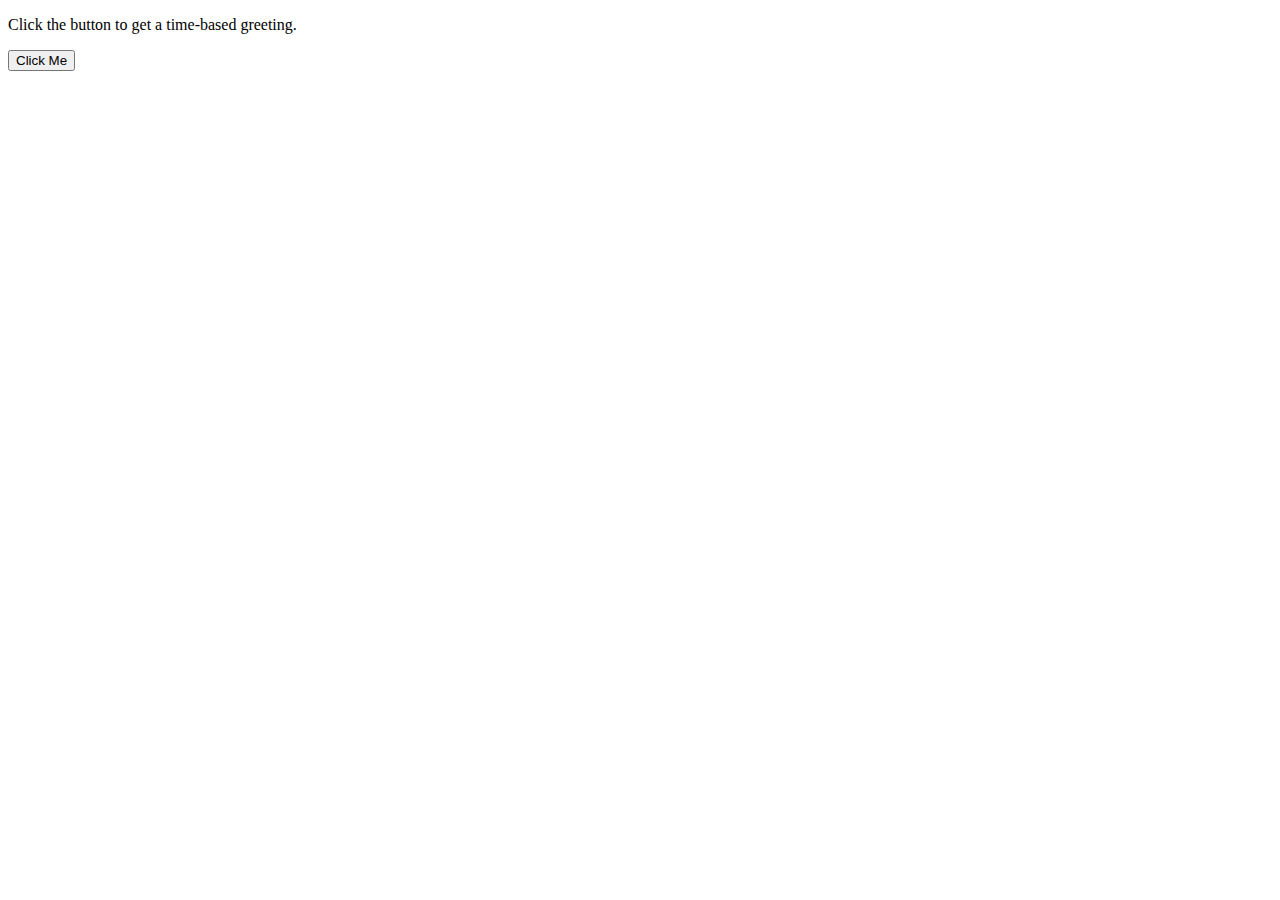
<file: demo.html>
<!DOCTYPE html>
<html lang="en">
<head>
    <meta charset="UTF-8">
    <meta name="viewport" content="width=device-width, initial-scale=1.0">
    <title>Demo</title>
</head>
<body>
    <p>Click the button to get a time-based greeting.</p>
    <button onclick="myFunction()">Click Me</button>
    <p id="demo"></p>
    <script type="text/JavaScript">
        function myFunction()
        {
        var x="";
        var time=new Date().getHours();
            if (time>=20)
            {
            x="Good evening";
            }
            else if (time<=10)
            {
            x="Good morning";
            }
            else
            {
            x="Good day";
            }
        document.getElementById("demo").innerHTML=x;
        }
    </script>
</body>
</html>
</file>
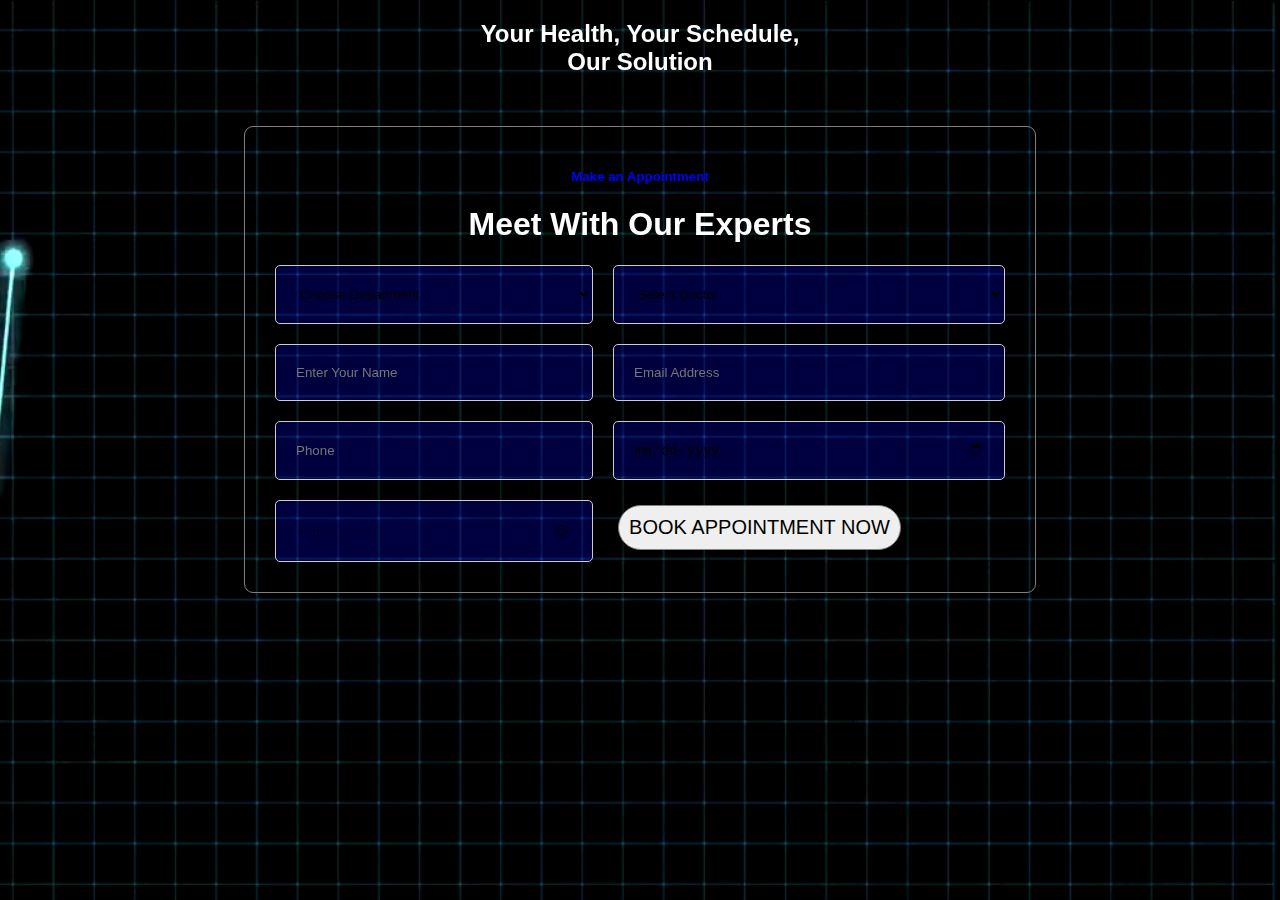
<file: form.html>
<!DOCTYPE html>
<html lang="en">
<head>
    <meta charset="UTF-8">
    <meta name="viewport" content="width=device-width, initial-scale=1.0">
    <title>Appointment Form</title>
    <link rel="stylesheet" href="assets/appoint.css">
    <style>
    </style>
</head>
<body>
    <video autoplay muted loop id="myVideo">
        <source src="assets/HEART beat line overlay Pulse ECG Monitor.mp4" type="video/mp4">
    </video>
    <header>
        <h2>Your Health, Your Schedule, <br> Our Solution</h2>
    </header>
    <div class="container">
        <h5>Make an Appointment</h5>
        <h1>Meet With Our Experts</h1>
        <form action="#" method="post">
            <div class="input-group">
                <select id="department" required>
                    <option value="department">Choose Department</option>
                    <option value="general">General</option>
                    <option value="pediatrics">Pediatrics</option>
                    <option value="cardiology">Cardiology</option>
                </select>
            </div>
            <div class="input-group">
                <select id="doctor" required>
                    <option value="doctor">Select Doctor</option>
                    <option value="d1">Dr. 1</option>
                    <option value="d2">Dr. 2</option>
                </select>
            </div>
            <div class="input-group">
                <input type="text" id="name" placeholder="Enter Your Name" required>
                <span id="err_name"></span>
            </div>               
            <div class="input-group">
                <input type="email" id="email" placeholder="Email Address" required>
                <span id="err_email"></span>
            </div>               
            <div class="input-group one-third">
                <input type="tel" id="phone" placeholder="Phone" required>
                <span id="err_phone"></span>
            </div>
            <div class="input-group one-third">
                <input type="date" id="date" placeholder="Date" required>
            </div>
            <div class="input-group one-third">
                <input type="time" id="time" placeholder="Time" required>
            </div>
            <div class="form-footer">
                <button type="submit">Book Appointment Now</button>
            </div>
        </form>  
    </div>
    <script>
    </script>
</body>
</html>
</file>
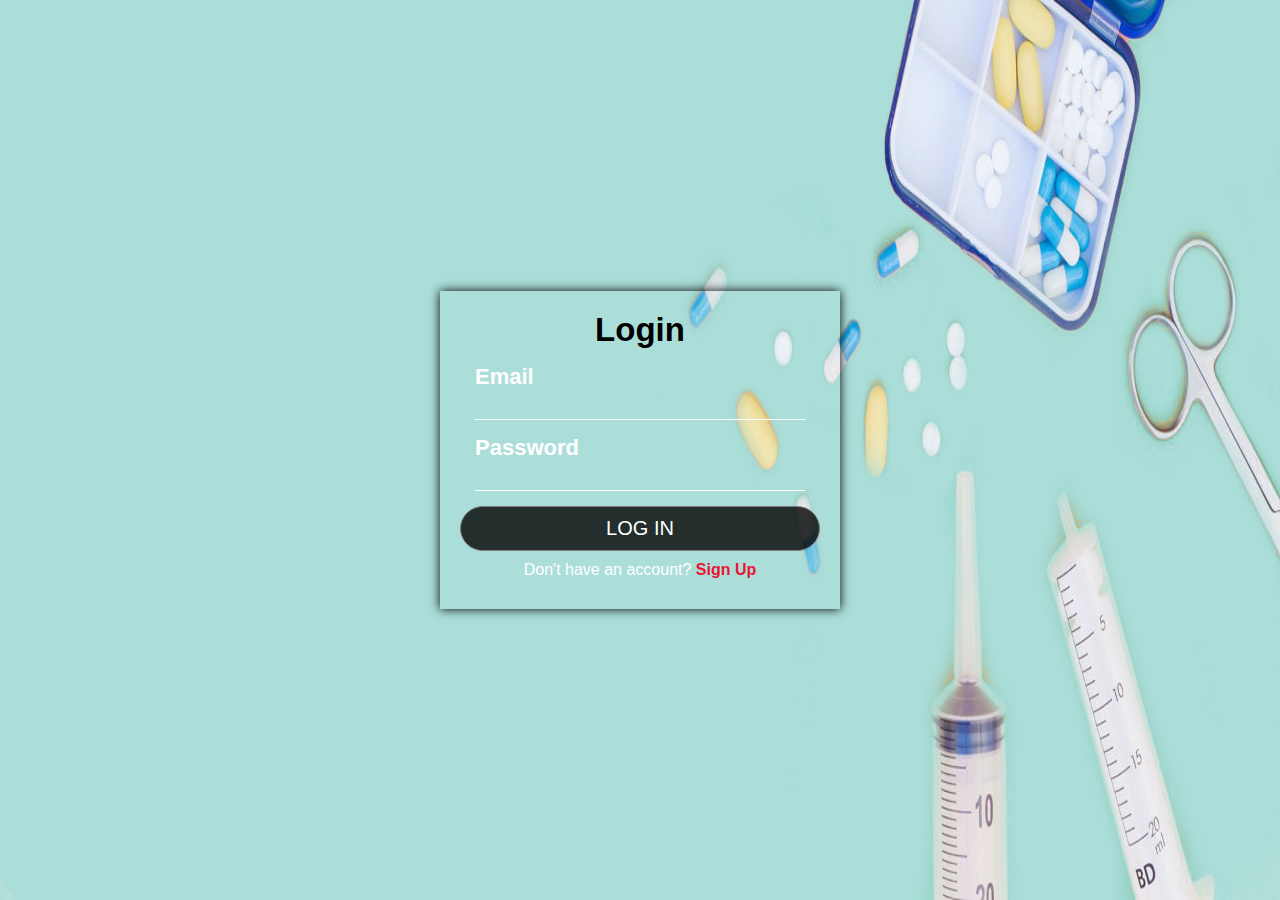
<file: login.html>
<!DOCTYPE html>
<html lang="en">
<head>
    <meta charset="UTF-8">
    <meta name="viewport" content="width=device-width, initial-scale=1.0">
    <title>log in</title>
    <link rel="stylesheet" href="assets/login.css">
</head>
<body class="hasbg bgfull-fixed" style="background-image: url('assets/b4.jpg');">
    <div class="login-container" >
        <form class="login-form" action="#" method="post">
            <h2> Login </h2>
            <div class="input-group">
                <label for="email">Email</label>
                <input type="email" id="email" name="email" required>
            </div>
            <div class="input-group">
                <label for="password">Password</label>
                <input type="password" id="password" name="password" required>
            </div>
            <div>
                <button type="submit">Log In</button>
            </div>
            <div class="option">
                <p>Don't have an account? <a href="signup.html">Sign Up</a></p>
            </div>
        </form>
    </div>    
</body>
</html>
</file>
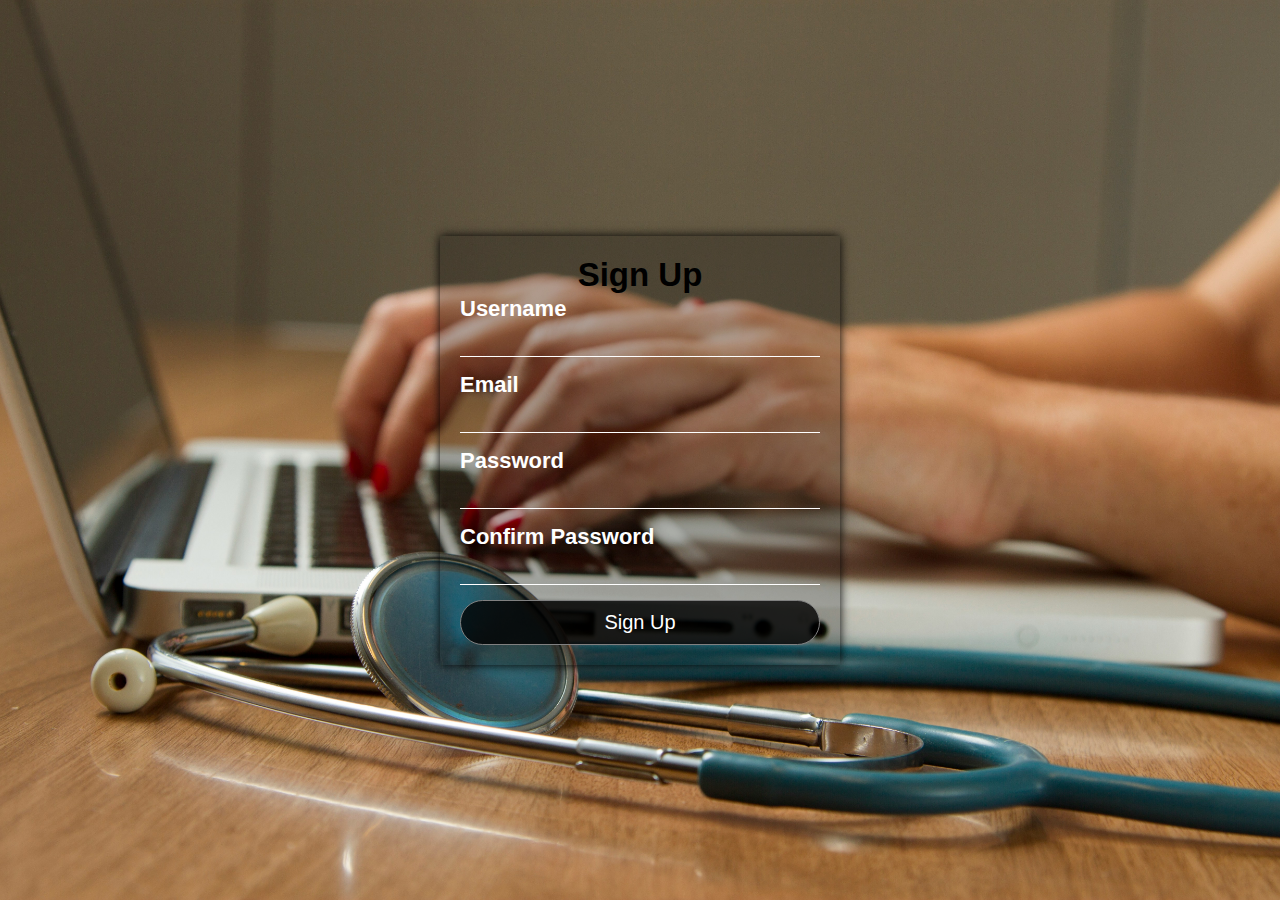
<file: signup.html>
<!DOCTYPE html>
<html lang="en">
<head>
    <meta charset="UTF-8">
    <meta name="viewport" content="width=device-width, initial-scale=1.0">
    <title>Sign Up</title>
    <link rel="stylesheet" href="assets/signup.css">
</head>
<body class="hasbg bgfull-fixed" style="background-image: url('assets/web_bg.jpg');">
    <div class="signup-container">
        <form class="signup-form" action="#" method="post">
            <h2>Sign Up</h2>
            <div class="input-group">
                <label for="username">Username</label>
                <input type="text" id="username" required>
            </div>
            <div class="input-group">
                <label for="email">Email</label>
                <input type="text" id="email" required>
            </div>
            <div class="input-group">
                <label for="password">Password</label>
                <input type="password" id="password" required>
            </div>
            <div class="input-group">
                <label for="confirm-password">Confirm Password</label>
                <input type="password" id="confirm-password" required>
            </div>
            <button type="submit">Sign Up</button>
        </form>
    </div>
</body>
</html>
</file>
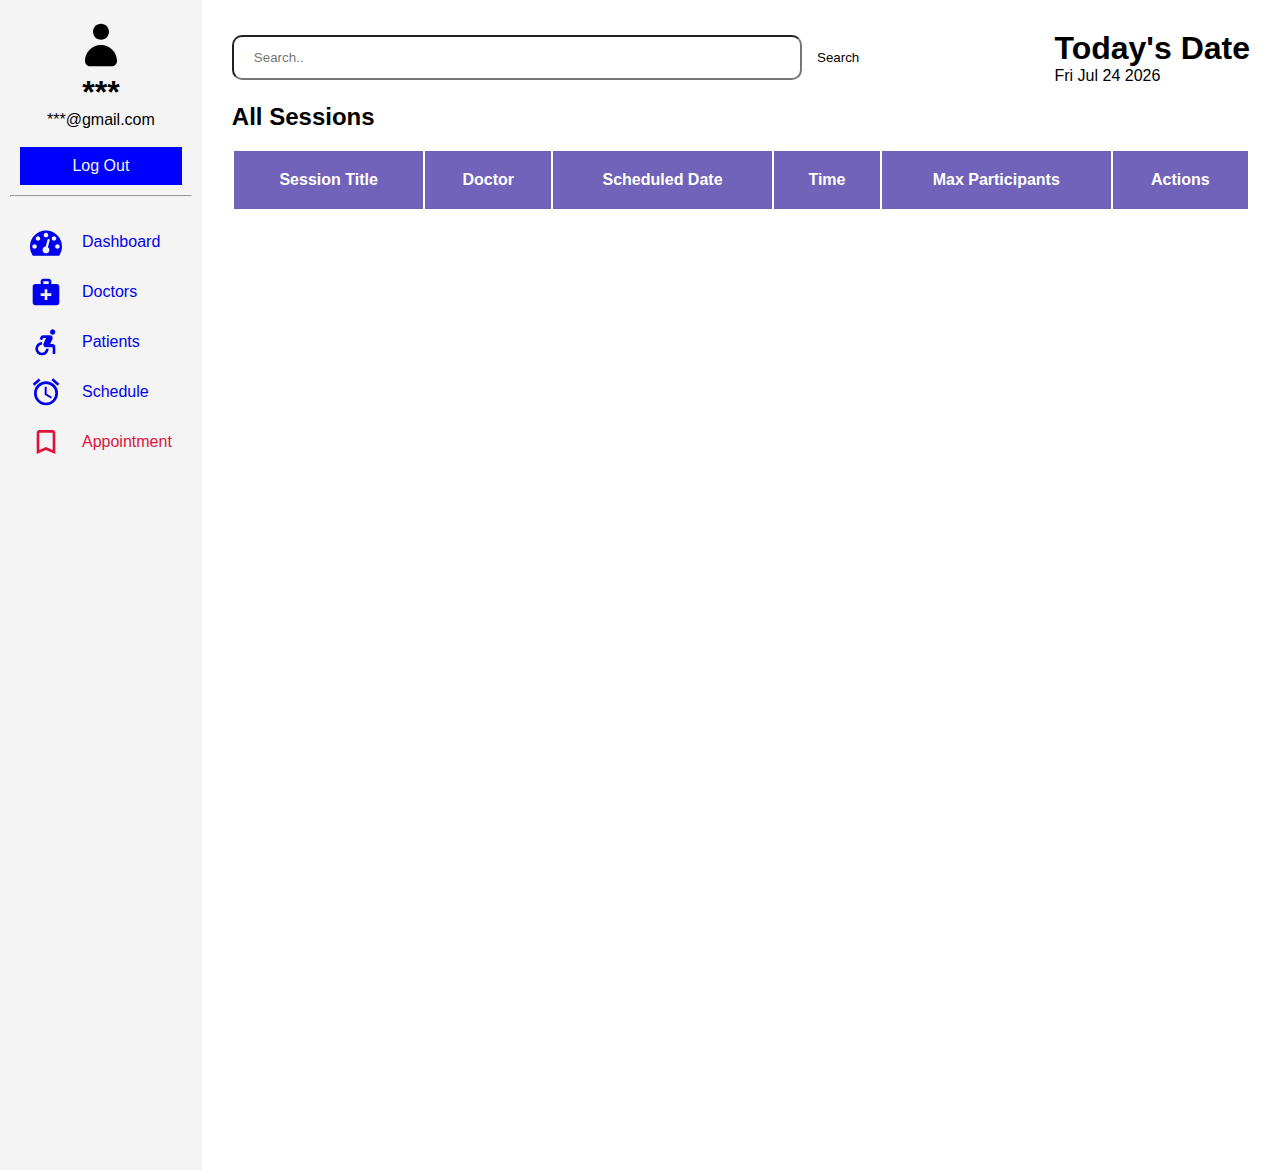
<file: DAS/doctor/appoint.html>
<!DOCTYPE html>
<html lang="en">
<head>
    <meta charset="UTF-8">
    <meta name="viewport" content="width=device-width, initial-scale=1.0">
    <title>Dashboard</title>
    <link rel="stylesheet" href="../assets/dash1.css">
</head>
<body>
    <section class="dashboard">
        <div class="sidebar">
            <header>
                <svg class="icon icon-user"><use xlink:href="#icon-user"></use></svg>
                <h1>***</h1>
                <p>***@gmail.com</p><br>
                <a href="../doctor/logout.php">Log Out</a>
            </header>
            <hr>
            <div class="sidebar-items">
                <ul>
                    <li><a href="../doctor/dash.html" class="click"><svg class="icon icon-dashboard"><use xlink:href="#icon-dashboard"></use></svg>Dashboard</a></li>
                    <li><a href="../doctor/doctor.html" class="click"><svg class="icon icon-medical_services"><use xlink:href="#icon-medical_services"></use></svg>Doctors</a></li>
                    <li><a href="../doctor/patients.html" class="click"><svg class="icon icon-accessible_forward"><use xlink:href="#icon-accessible_forward"></use></svg>Patients</a></li>
                    <li><a href="../doctor/schedule.html" class="click"><svg class="icon icon-access_alarms"><use xlink:href="#icon-access_alarms"></use></svg>Schedule</a></li>
                    <li class="active"><a href="../doctor/appoint.html"><svg class="icon icon-bookmark_outline" class="click"><use xlink:href="#icon-bookmark_outline"></use></svg>Appointment</a></li>
                </ul>
            </div>
        </div>
        <section class="main">
            <div class="head">
                <div class="search-bar">
                    <input type="text" placeholder="Search..">
                    <button type="submit">Search</button>
                </div>
                <div class="date-container">
                    <h1>Today's Date</h1>
                    <p id="date"></p>
                </div>
            </div><br>
            
            <div class="session-info">
                <table id="tabular">
                    <h2>All Sessions</h2><br>
                    <thead>
                        <tr>
                            <th>Session Title</th>
                            <th>Doctor</th>
                            <th>Scheduled Date</th>
                            <th>Time</th>
                            <th>Max Participants</th>
                            <th>Actions</th>
                        </tr>
                    </thead>
                  <tbody></tbody>
                </table>
            </div>
        </section>
    </section>

    <svg style="position: absolute; z-index: 1; height: 0; width: 0; overflow: hidden;">
        <defs>
            <symbol id="icon-user" viewBox="0 0 24 32">
                <path d="M12 16c-6.625 0-12 5.375-12 12 0 2.211 1.789 4 4 4h16c2.211 0 4-1.789 4-4 0-6.625-5.375-12-12-12zM6 6c0-3.314 2.686-6 6-6s6 2.686 6 6c0 3.314-2.686 6-6 6s-6-2.686-6-6z"></path>
            </symbol>
            <symbol id="icon-accessible_forward" viewBox="0 0 24 24">
                <path d="M17.016 13.5q0.797 0 1.383 0.609t0.586 1.406v5.484h-1.969v-5.016h-5.016q-1.078 0-1.688-0.961t-0.141-1.945l1.828-4.078h-2.203l-0.656 1.547-1.922-0.563 0.656-1.781q0.516-1.219 1.875-1.219h5.203q1.125 0 1.734 0.938t0.141 1.922l-1.688 3.656h1.875zM14.016 17.016q0 2.063-1.477 3.516t-3.539 1.453-3.539-1.453-1.477-3.516 1.477-3.539 3.539-1.477v2.016q-1.219 0-2.109 0.891t-0.891 2.109 0.891 2.109 2.109 0.891 2.109-0.891 0.891-2.109h2.016zM15 4.547q0-0.844 0.586-1.43t1.43-0.586 1.406 0.586 0.563 1.43-0.563 1.43-1.406 0.586-1.43-0.586-0.586-1.43z"></path>
            </symbol>
            <symbol id="icon-access_alarms" viewBox="0 0 24 24">
                <path d="M12 20.016q2.906 0 4.945-2.063t2.039-4.969-2.039-4.945-4.945-2.039-4.945 2.039-2.039 4.945 2.039 4.969 4.945 2.063zM12 3.984q3.75 0 6.375 2.625t2.625 6.375-2.625 6.375-6.375 2.625-6.375-2.625-2.625-6.375 2.625-6.375 6.375-2.625zM12.516 8.016v5.297l3.984 2.391-0.797 1.219-4.688-2.906v-6h1.5zM7.922 3.422l-4.641 3.797-1.266-1.5 4.594-3.797zM21.984 5.719l-1.266 1.5-4.641-3.938 1.313-1.5z"></path>
            </symbol>
            <symbol id="icon-bookmark_outline" viewBox="0 0 24 24">
                <path d="M17.016 18v-12.984h-10.031v12.984l5.016-2.203zM17.016 3q0.797 0 1.383 0.609t0.586 1.406v15.984l-6.984-3-6.984 3v-15.984q0-0.797 0.586-1.406t1.383-0.609h10.031z"></path>
            </symbol>
            <symbol id="icon-medical_services" viewBox="0 0 24 24">
                <path d="M20.016 6h-4.031v-2.016q0-0.797-0.586-1.383t-1.383-0.586h-4.031q-0.797 0-1.383 0.586t-0.586 1.383v2.016h-4.031q-0.797 0-1.383 0.586t-0.586 1.43v12q0 0.797 0.586 1.383t1.383 0.586h16.031q0.797 0 1.383-0.586t0.586-1.383v-12q0-0.844-0.586-1.43t-1.383-0.586zM9.984 3.984h4.031v2.016h-4.031v-2.016zM15.984 15h-3v3h-1.969v-3h-3v-2.016h3v-3h1.969v3h3v2.016z"></path>
            </symbol>
            <symbol id="icon-accessible_forward" viewBox="0 0 24 24">
                <path d="M17.016 13.5q0.797 0 1.383 0.609t0.586 1.406v5.484h-1.969v-5.016h-5.016q-1.078 0-1.688-0.961t-0.141-1.945l1.828-4.078h-2.203l-0.656 1.547-1.922-0.563 0.656-1.781q0.516-1.219 1.875-1.219h5.203q1.125 0 1.734 0.938t0.141 1.922l-1.688 3.656h1.875zM14.016 17.016q0 2.063-1.477 3.516t-3.539 1.453-3.539-1.453-1.477-3.516 1.477-3.539 3.539-1.477v2.016q-1.219 0-2.109 0.891t-0.891 2.109 0.891 2.109 2.109 0.891 2.109-0.891 0.891-2.109h2.016zM15 4.547q0-0.844 0.586-1.43t1.43-0.586 1.406 0.586 0.563 1.43-0.563 1.43-1.406 0.586-1.43-0.586-0.586-1.43z"></path>
            </symbol>
            <symbol id="icon-bookmark_outline" viewBox="0 0 24 24">
                <path d="M17.016 18v-12.984h-10.031v12.984l5.016-2.203zM17.016 3q0.797 0 1.383 0.609t0.586 1.406v15.984l-6.984-3-6.984 3v-15.984q0-0.797 0.586-1.406t1.383-0.609h10.031z"></path>
            </symbol>
            <symbol id="icon-activity" viewBox="0 0 24 24">
                <path d="M22 11h-4c-0.439 0-0.812 0.283-0.949 0.684l-2.051 6.154-5.051-15.154c-0.175-0.524-0.741-0.807-1.265-0.633-0.31 0.103-0.535 0.343-0.633 0.633l-2.772 8.316h-3.279c-0.552 0-1 0.448-1 1s0.448 1 1 1h4c0.423-0.003 0.81-0.267 0.949-0.684l2.051-6.154 5.051 15.154c0.098 0.29 0.323 0.529 0.632 0.632 0.524 0.175 1.090-0.109 1.265-0.632l2.773-8.316h3.279c0.552 0 1-0.448 1-1s-0.448-1-1-1z"></path>
            </symbol>
            <symbol id="icon-dashboard" viewBox="0 0 28 28">
                <path d="M6 18c0-1.109-0.891-2-2-2s-2 0.891-2 2 0.891 2 2 2 2-0.891 2-2zM9 11c0-1.109-0.891-2-2-2s-2 0.891-2 2 0.891 2 2 2 2-0.891 2-2zM15.687 18.516l1.578-5.969c0.125-0.531-0.187-1.078-0.719-1.219v0c-0.531-0.141-1.078 0.187-1.219 0.719l-1.578 5.969c-1.234 0.094-2.312 0.953-2.656 2.219-0.422 1.609 0.547 3.25 2.141 3.672 1.609 0.422 3.25-0.547 3.672-2.141 0.328-1.266-0.203-2.547-1.219-3.25zM26 18c0-1.109-0.891-2-2-2s-2 0.891-2 2 0.891 2 2 2 2-0.891 2-2zM16 8c0-1.109-0.891-2-2-2s-2 0.891-2 2 0.891 2 2 2 2-0.891 2-2zM23 11c0-1.109-0.891-2-2-2s-2 0.891-2 2 0.891 2 2 2 2-0.891 2-2zM28 18c0 2.688-0.766 5.281-2.203 7.547-0.187 0.281-0.5 0.453-0.844 0.453h-21.906c-0.344 0-0.656-0.172-0.844-0.453-1.437-2.25-2.203-4.859-2.203-7.547 0-7.719 6.281-14 14-14s14 6.281 14 14z"></path>
            </symbol>
        </defs>
    </svg>

    <script>
        document.getElementById('date').innerText = new Date().toDateString();
    </script>
</body>
</html>
</file>
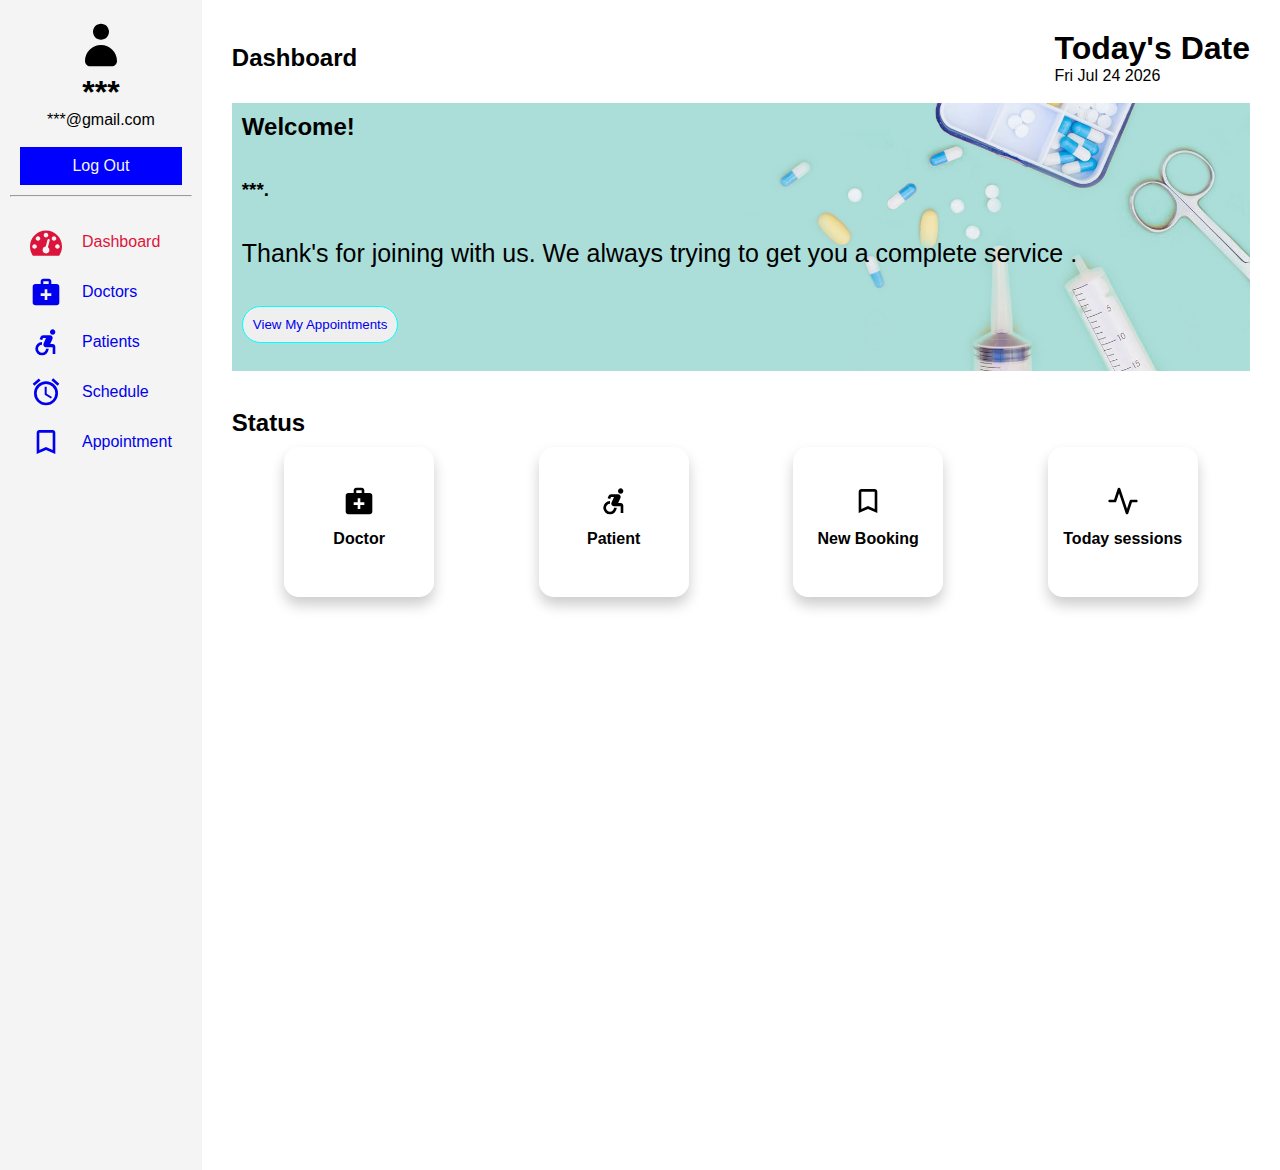
<file: DAS/doctor/dash.html>
<!DOCTYPE html>
<html lang="en">
<head>
    <meta charset="UTF-8">
    <meta name="viewport" content="width=device-width, initial-scale=1.0">
    <title>Dashboard</title>
    <link rel="stylesheet" href="../assets/dash1.css">
</head>
<body>
    <section class="dashboard">
        <div class="sidebar">
            <header>
                <svg class="icon icon-user"><use xlink:href="#icon-user"></use></svg>
                <h1>***</h1>
                <p>***@gmail.com</p><br>
                <a href="../doctor/logout.php">Log Out</a>
            </header>
            <hr>
            <div class="sidebar-items">
                <ul>
                    <li class="active"><a href="../doctor/dash.html"><svg class="icon icon-dashboard"><use xlink:href="#icon-dashboard"></use></svg>Dashboard</a></li>
                    <li><a href="../doctor/doctor.html"><svg class="icon icon-medical_services"><use xlink:href="#icon-medical_services"></use></svg>Doctors</a></li>
                    <li><a href="../doctor/patients.html"><svg class="icon icon-accessible_forward"><use xlink:href="#icon-accessible_forward"></use></svg>Patients</a></li>
                    <li><a href="../doctor/schedule.html"><svg class="icon icon-access_alarms"><use xlink:href="#icon-access_alarms"></use></svg>Schedule</a></li>
                    <li><a href="../doctor/appoint.html"><svg class="icon icon-bookmark_outline"><use xlink:href="#icon-bookmark_outline"></use></svg>Appointment</a></li>
                </ul>
            </div>
        </div>
        <section class="main">
            <div class="head">
                <div class="head-bar">
                    <h2>Dashboard</h2>
                </div>
                <div class="date-container">
                    <h1>Today's Date</h1>
                    <p id="date"></p>
                </div>
            </div><br>
                
            <div class="banner hasbg bgfull-fixed" style="background-image: url('../assets/img/b4.jpg');">
                <h2>Welcome!</h2><br>
                <h3>***.</h3><br>
                <p>Thank's for joining with us. We always trying to get you a complete service .</p><br>
                <button class="view"><a href="../doctor/appoint.html">View My Appointments</a></button><br>
            </div><br>

            <div class="status">
                <div class="status-bar">
                    <h2>Status</h2>
                </div>
                <div class="dash-collection">
                    <div class="doc">
                        <h1></h1><br>
                        <svg class="icon icon-medical_services"><use xlink:href="#icon-medical_services"></use></svg><br>
                        <h4>Doctor</h4><br>
                    </div>
            
                    <div class="doc">
                        <h1></h1><br>
                        <svg class="icon icon-accessible_forward"><use xlink:href="#icon-accessible_forward"></use></svg><br>
                        <h4>Patient</h4><br>
                    </div>
            
                    <div class="doc">
                        <h1></h1><br>
                        <svg class="icon icon-bookmark_outline"><use xlink:href="#icon-bookmark_outline"></use></svg><br>
                        <h4>New Booking</h4><br>
                    </div>
            
                    <div class="doc">
                        <h1></h1><br>
                        <svg class="icon icon-activity"><use xlink:href="#icon-activity"></use></svg><br>
                        <h4>Today sessions</h4><br>
                    </div>
                </div>
            </div>
        </section>
    </section>

    <svg style="position: absolute; z-index: 1; height: 0; width: 0; overflow: hidden;">
        <defs>
            <symbol id="icon-user" viewBox="0 0 24 32">
                <path d="M12 16c-6.625 0-12 5.375-12 12 0 2.211 1.789 4 4 4h16c2.211 0 4-1.789 4-4 0-6.625-5.375-12-12-12zM6 6c0-3.314 2.686-6 6-6s6 2.686 6 6c0 3.314-2.686 6-6 6s-6-2.686-6-6z"></path>
            </symbol>
            <symbol id="icon-accessible_forward" viewBox="0 0 24 24">
                <path d="M17.016 13.5q0.797 0 1.383 0.609t0.586 1.406v5.484h-1.969v-5.016h-5.016q-1.078 0-1.688-0.961t-0.141-1.945l1.828-4.078h-2.203l-0.656 1.547-1.922-0.563 0.656-1.781q0.516-1.219 1.875-1.219h5.203q1.125 0 1.734 0.938t0.141 1.922l-1.688 3.656h1.875zM14.016 17.016q0 2.063-1.477 3.516t-3.539 1.453-3.539-1.453-1.477-3.516 1.477-3.539 3.539-1.477v2.016q-1.219 0-2.109 0.891t-0.891 2.109 0.891 2.109 2.109 0.891 2.109-0.891 0.891-2.109h2.016zM15 4.547q0-0.844 0.586-1.43t1.43-0.586 1.406 0.586 0.563 1.43-0.563 1.43-1.406 0.586-1.43-0.586-0.586-1.43z"></path>
            </symbol>
            <symbol id="icon-access_alarms" viewBox="0 0 24 24">
                <path d="M12 20.016q2.906 0 4.945-2.063t2.039-4.969-2.039-4.945-4.945-2.039-4.945 2.039-2.039 4.945 2.039 4.969 4.945 2.063zM12 3.984q3.75 0 6.375 2.625t2.625 6.375-2.625 6.375-6.375 2.625-6.375-2.625-2.625-6.375 2.625-6.375 6.375-2.625zM12.516 8.016v5.297l3.984 2.391-0.797 1.219-4.688-2.906v-6h1.5zM7.922 3.422l-4.641 3.797-1.266-1.5 4.594-3.797zM21.984 5.719l-1.266 1.5-4.641-3.938 1.313-1.5z"></path>
            </symbol>
            <symbol id="icon-bookmark_outline" viewBox="0 0 24 24">
                <path d="M17.016 18v-12.984h-10.031v12.984l5.016-2.203zM17.016 3q0.797 0 1.383 0.609t0.586 1.406v15.984l-6.984-3-6.984 3v-15.984q0-0.797 0.586-1.406t1.383-0.609h10.031z"></path>
            </symbol>
            <symbol id="icon-medical_services" viewBox="0 0 24 24">
                <path d="M20.016 6h-4.031v-2.016q0-0.797-0.586-1.383t-1.383-0.586h-4.031q-0.797 0-1.383 0.586t-0.586 1.383v2.016h-4.031q-0.797 0-1.383 0.586t-0.586 1.43v12q0 0.797 0.586 1.383t1.383 0.586h16.031q0.797 0 1.383-0.586t0.586-1.383v-12q0-0.844-0.586-1.43t-1.383-0.586zM9.984 3.984h4.031v2.016h-4.031v-2.016zM15.984 15h-3v3h-1.969v-3h-3v-2.016h3v-3h1.969v3h3v2.016z"></path>
            </symbol>
            <symbol id="icon-accessible_forward" viewBox="0 0 24 24">
                <path d="M17.016 13.5q0.797 0 1.383 0.609t0.586 1.406v5.484h-1.969v-5.016h-5.016q-1.078 0-1.688-0.961t-0.141-1.945l1.828-4.078h-2.203l-0.656 1.547-1.922-0.563 0.656-1.781q0.516-1.219 1.875-1.219h5.203q1.125 0 1.734 0.938t0.141 1.922l-1.688 3.656h1.875zM14.016 17.016q0 2.063-1.477 3.516t-3.539 1.453-3.539-1.453-1.477-3.516 1.477-3.539 3.539-1.477v2.016q-1.219 0-2.109 0.891t-0.891 2.109 0.891 2.109 2.109 0.891 2.109-0.891 0.891-2.109h2.016zM15 4.547q0-0.844 0.586-1.43t1.43-0.586 1.406 0.586 0.563 1.43-0.563 1.43-1.406 0.586-1.43-0.586-0.586-1.43z"></path>
            </symbol>
            <symbol id="icon-bookmark_outline" viewBox="0 0 24 24">
                <path d="M17.016 18v-12.984h-10.031v12.984l5.016-2.203zM17.016 3q0.797 0 1.383 0.609t0.586 1.406v15.984l-6.984-3-6.984 3v-15.984q0-0.797 0.586-1.406t1.383-0.609h10.031z"></path>
            </symbol>
            <symbol id="icon-activity" viewBox="0 0 24 24">
                <path d="M22 11h-4c-0.439 0-0.812 0.283-0.949 0.684l-2.051 6.154-5.051-15.154c-0.175-0.524-0.741-0.807-1.265-0.633-0.31 0.103-0.535 0.343-0.633 0.633l-2.772 8.316h-3.279c-0.552 0-1 0.448-1 1s0.448 1 1 1h4c0.423-0.003 0.81-0.267 0.949-0.684l2.051-6.154 5.051 15.154c0.098 0.29 0.323 0.529 0.632 0.632 0.524 0.175 1.090-0.109 1.265-0.632l2.773-8.316h3.279c0.552 0 1-0.448 1-1s-0.448-1-1-1z"></path>
            </symbol>
            <symbol id="icon-dashboard" viewBox="0 0 28 28">
                <path d="M6 18c0-1.109-0.891-2-2-2s-2 0.891-2 2 0.891 2 2 2 2-0.891 2-2zM9 11c0-1.109-0.891-2-2-2s-2 0.891-2 2 0.891 2 2 2 2-0.891 2-2zM15.687 18.516l1.578-5.969c0.125-0.531-0.187-1.078-0.719-1.219v0c-0.531-0.141-1.078 0.187-1.219 0.719l-1.578 5.969c-1.234 0.094-2.312 0.953-2.656 2.219-0.422 1.609 0.547 3.25 2.141 3.672 1.609 0.422 3.25-0.547 3.672-2.141 0.328-1.266-0.203-2.547-1.219-3.25zM26 18c0-1.109-0.891-2-2-2s-2 0.891-2 2 0.891 2 2 2 2-0.891 2-2zM16 8c0-1.109-0.891-2-2-2s-2 0.891-2 2 0.891 2 2 2 2-0.891 2-2zM23 11c0-1.109-0.891-2-2-2s-2 0.891-2 2 0.891 2 2 2 2-0.891 2-2zM28 18c0 2.688-0.766 5.281-2.203 7.547-0.187 0.281-0.5 0.453-0.844 0.453h-21.906c-0.344 0-0.656-0.172-0.844-0.453-1.437-2.25-2.203-4.859-2.203-7.547 0-7.719 6.281-14 14-14s14 6.281 14 14z"></path>
            </symbol>
        </defs>
    </svg>

    <script>
        document.getElementById('date').innerText = new Date().toDateString();
    </script>
</body>
</html>
</file>
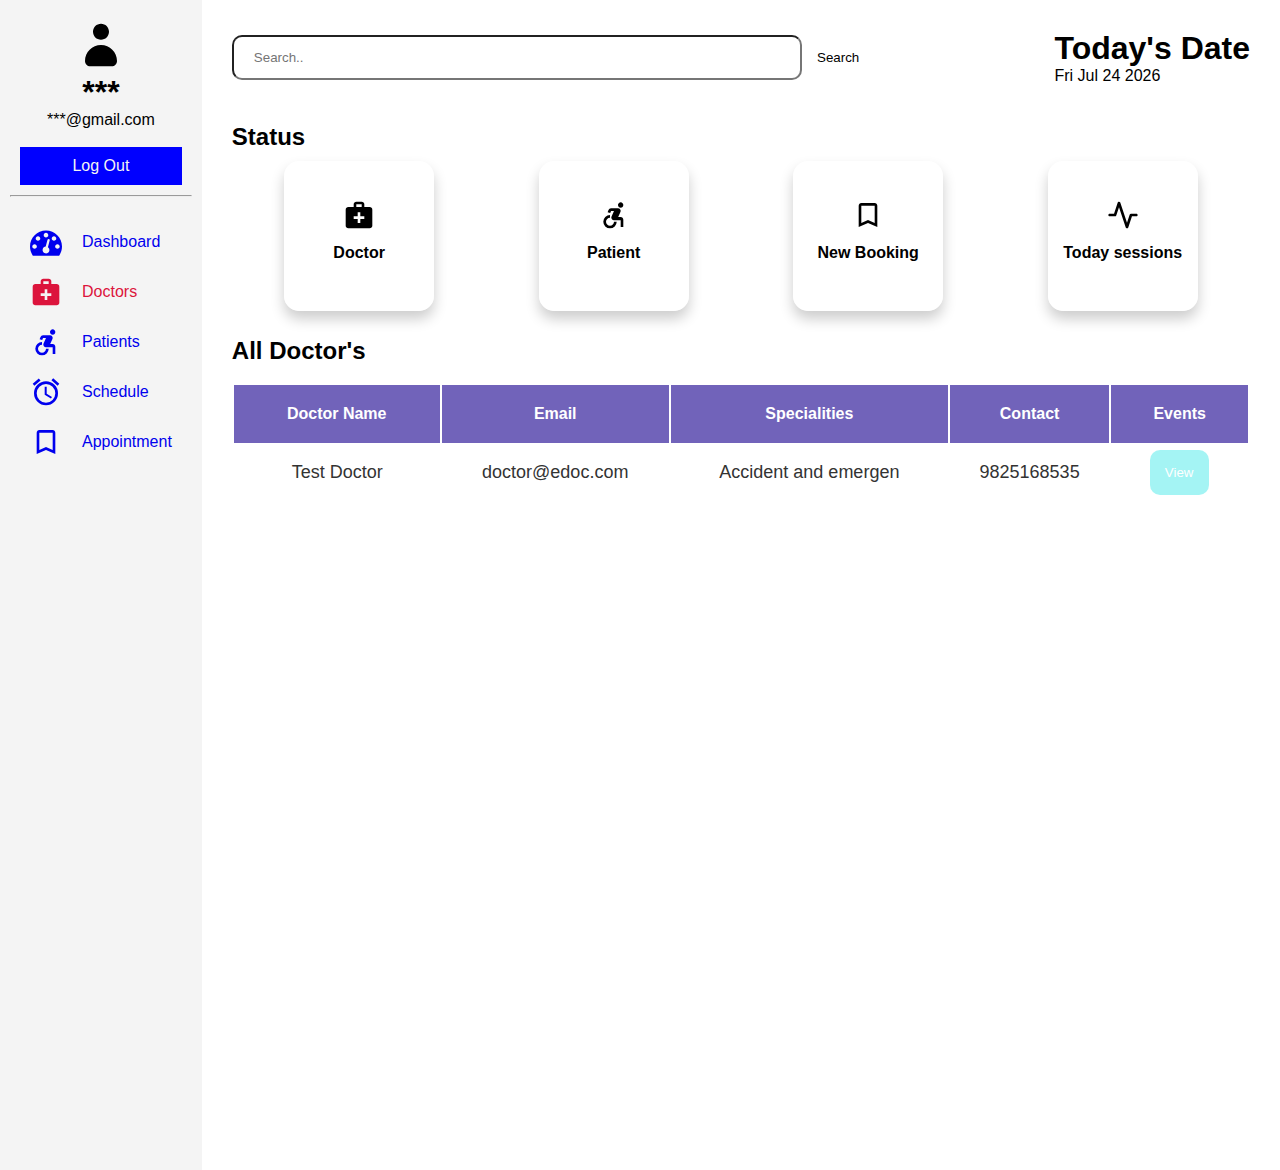
<file: DAS/doctor/doctor.html>
<!DOCTYPE html>
<html lang="en">
<head>
    <meta charset="UTF-8">
    <meta name="viewport" content="width=device-width, initial-scale=1.0">
    <title>Document</title>
    <link rel="stylesheet" href="../assets/dash1.css">
</head>
<body>
    <section class="dashboard">
        <div class="sidebar">
            <header>
                <svg class="icon icon-user"><use xlink:href="#icon-user"></use></svg>
                <h1>***</h1>
                <p>***@gmail.com</p><br>
                <a href="../doctor/logout.php">Log Out</a>
            </header>
            <hr>
            <div class="sidebar-items">
                <ul>
                    <li><a href="../doctor/dash.html"><svg class="icon icon-dashboard"><use xlink:href="#icon-dashboard"></use></svg>Dashboard</a></li>
                    <li class="active"><a href="../doctor/doctor.html"><svg class="icon icon-medical_services"><use xlink:href="#icon-medical_services"></use></svg>Doctors</a></li>
                    <li><a href="../doctor/patients.html"><svg class="icon icon-accessible_forward"><use xlink:href="#icon-accessible_forward"></use></svg>Patients</a></li>
                    <li><a href="../doctor/schedule.html"><svg class="icon icon-access_alarms"><use xlink:href="#icon-access_alarms"></use></svg>Schedule</a></li>
                    <li><a href="../doctor/appoint.html"><svg class="icon icon-bookmark_outline"><use xlink:href="#icon-bookmark_outline"></use></svg>Appointment</a></li>
                </ul>
            </div>
        </div>
        <section class="main">
            <div class="head">
                <div class="search-bar">
                    <input type="text" placeholder="Search..">
                    <button type="submit" class="search">Search</button>
                </div>
                <div class="date-container">
                    <h1>Today's Date</h1>
                    <p id="date"></p>
                </div>
            </div><br>
                
            <div class="status">
                <div class="status-bar">
                    <h2>Status</h2>
                </div>
                <div class="dash-collection">
                    <div class="doc">
                        <h1></h1><br>
                        <svg class="icon icon-medical_services"><use xlink:href="#icon-medical_services"></use></svg><br>
                        <h4>Doctor</h4><br>
                    </div>
            
                    <div class="doc">
                        <h1></h1><br>
                        <svg class="icon icon-accessible_forward"><use xlink:href="#icon-accessible_forward"></use></svg><br>
                        <h4>Patient</h4><br>
                    </div>
            
                    <div class="doc">
                        <h1></h1><br>
                        <svg class="icon icon-bookmark_outline"><use xlink:href="#icon-bookmark_outline"></use></svg><br>
                        <h4>New Booking</h4><br>
                    </div>
            
                    <div class="doc">
                        <h1></h1><br>
                        <svg class="icon icon-activity"><use xlink:href="#icon-activity"></use></svg><br>
                        <h4>Today sessions</h4><br>

                    </div>
                </div>
            </div>

                <div class="doctor-info">
                    <div class="tabular">
                        <h2>All Doctor's</h2><br>
                        <table class="table-container">
                            <thead>
                                <tr>
                                    <th>Doctor Name</th>
                                    <th>Email</th>
                                    <th>Specialities</th>
                                    <th>Contact</th>
                                    <th>Events</th>
                                </tr>
                                <tbody>
                                    <tr>
                                        <td>Test Doctor</td>
                                        <td>doctor@edoc.com</td>
                                        <td>Accident and emergen</td>
                                        <td>9825168535</td>
                                        <td class="event">
                                            <button>View</button>
                                        </td>
                                    </tr>
                                </tbody>
                            </thead>
                        </table>
                    </div>
                </div>
           
        </section>
    </section>

    <svg style="position: absolute; z-index: 1; height: 0; width: 0; overflow: hidden;">
        <defs>
            <symbol id="icon-user" viewBox="0 0 24 32">
                <path d="M12 16c-6.625 0-12 5.375-12 12 0 2.211 1.789 4 4 4h16c2.211 0 4-1.789 4-4 0-6.625-5.375-12-12-12zM6 6c0-3.314 2.686-6 6-6s6 2.686 6 6c0 3.314-2.686 6-6 6s-6-2.686-6-6z"></path>
            </symbol>
            <symbol id="icon-accessible_forward" viewBox="0 0 24 24">
                <path d="M17.016 13.5q0.797 0 1.383 0.609t0.586 1.406v5.484h-1.969v-5.016h-5.016q-1.078 0-1.688-0.961t-0.141-1.945l1.828-4.078h-2.203l-0.656 1.547-1.922-0.563 0.656-1.781q0.516-1.219 1.875-1.219h5.203q1.125 0 1.734 0.938t0.141 1.922l-1.688 3.656h1.875zM14.016 17.016q0 2.063-1.477 3.516t-3.539 1.453-3.539-1.453-1.477-3.516 1.477-3.539 3.539-1.477v2.016q-1.219 0-2.109 0.891t-0.891 2.109 0.891 2.109 2.109 0.891 2.109-0.891 0.891-2.109h2.016zM15 4.547q0-0.844 0.586-1.43t1.43-0.586 1.406 0.586 0.563 1.43-0.563 1.43-1.406 0.586-1.43-0.586-0.586-1.43z"></path>
            </symbol>
            <symbol id="icon-access_alarms" viewBox="0 0 24 24">
                <path d="M12 20.016q2.906 0 4.945-2.063t2.039-4.969-2.039-4.945-4.945-2.039-4.945 2.039-2.039 4.945 2.039 4.969 4.945 2.063zM12 3.984q3.75 0 6.375 2.625t2.625 6.375-2.625 6.375-6.375 2.625-6.375-2.625-2.625-6.375 2.625-6.375 6.375-2.625zM12.516 8.016v5.297l3.984 2.391-0.797 1.219-4.688-2.906v-6h1.5zM7.922 3.422l-4.641 3.797-1.266-1.5 4.594-3.797zM21.984 5.719l-1.266 1.5-4.641-3.938 1.313-1.5z"></path>
            </symbol>
            <symbol id="icon-bookmark_outline" viewBox="0 0 24 24">
                <path d="M17.016 18v-12.984h-10.031v12.984l5.016-2.203zM17.016 3q0.797 0 1.383 0.609t0.586 1.406v15.984l-6.984-3-6.984 3v-15.984q0-0.797 0.586-1.406t1.383-0.609h10.031z"></path>
            </symbol>
            <symbol id="icon-medical_services" viewBox="0 0 24 24">
                <path d="M20.016 6h-4.031v-2.016q0-0.797-0.586-1.383t-1.383-0.586h-4.031q-0.797 0-1.383 0.586t-0.586 1.383v2.016h-4.031q-0.797 0-1.383 0.586t-0.586 1.43v12q0 0.797 0.586 1.383t1.383 0.586h16.031q0.797 0 1.383-0.586t0.586-1.383v-12q0-0.844-0.586-1.43t-1.383-0.586zM9.984 3.984h4.031v2.016h-4.031v-2.016zM15.984 15h-3v3h-1.969v-3h-3v-2.016h3v-3h1.969v3h3v2.016z"></path>
            </symbol>
            <symbol id="icon-accessible_forward" viewBox="0 0 24 24">
                <path d="M17.016 13.5q0.797 0 1.383 0.609t0.586 1.406v5.484h-1.969v-5.016h-5.016q-1.078 0-1.688-0.961t-0.141-1.945l1.828-4.078h-2.203l-0.656 1.547-1.922-0.563 0.656-1.781q0.516-1.219 1.875-1.219h5.203q1.125 0 1.734 0.938t0.141 1.922l-1.688 3.656h1.875zM14.016 17.016q0 2.063-1.477 3.516t-3.539 1.453-3.539-1.453-1.477-3.516 1.477-3.539 3.539-1.477v2.016q-1.219 0-2.109 0.891t-0.891 2.109 0.891 2.109 2.109 0.891 2.109-0.891 0.891-2.109h2.016zM15 4.547q0-0.844 0.586-1.43t1.43-0.586 1.406 0.586 0.563 1.43-0.563 1.43-1.406 0.586-1.43-0.586-0.586-1.43z"></path>
            </symbol>
            <symbol id="icon-bookmark_outline" viewBox="0 0 24 24">
                <path d="M17.016 18v-12.984h-10.031v12.984l5.016-2.203zM17.016 3q0.797 0 1.383 0.609t0.586 1.406v15.984l-6.984-3-6.984 3v-15.984q0-0.797 0.586-1.406t1.383-0.609h10.031z"></path>
            </symbol>
            <symbol id="icon-activity" viewBox="0 0 24 24">
                <path d="M22 11h-4c-0.439 0-0.812 0.283-0.949 0.684l-2.051 6.154-5.051-15.154c-0.175-0.524-0.741-0.807-1.265-0.633-0.31 0.103-0.535 0.343-0.633 0.633l-2.772 8.316h-3.279c-0.552 0-1 0.448-1 1s0.448 1 1 1h4c0.423-0.003 0.81-0.267 0.949-0.684l2.051-6.154 5.051 15.154c0.098 0.29 0.323 0.529 0.632 0.632 0.524 0.175 1.090-0.109 1.265-0.632l2.773-8.316h3.279c0.552 0 1-0.448 1-1s-0.448-1-1-1z"></path>
            </symbol>
            <symbol id="icon-dashboard" viewBox="0 0 28 28">
                <path d="M6 18c0-1.109-0.891-2-2-2s-2 0.891-2 2 0.891 2 2 2 2-0.891 2-2zM9 11c0-1.109-0.891-2-2-2s-2 0.891-2 2 0.891 2 2 2 2-0.891 2-2zM15.687 18.516l1.578-5.969c0.125-0.531-0.187-1.078-0.719-1.219v0c-0.531-0.141-1.078 0.187-1.219 0.719l-1.578 5.969c-1.234 0.094-2.312 0.953-2.656 2.219-0.422 1.609 0.547 3.25 2.141 3.672 1.609 0.422 3.25-0.547 3.672-2.141 0.328-1.266-0.203-2.547-1.219-3.25zM26 18c0-1.109-0.891-2-2-2s-2 0.891-2 2 0.891 2 2 2 2-0.891 2-2zM16 8c0-1.109-0.891-2-2-2s-2 0.891-2 2 0.891 2 2 2 2-0.891 2-2zM23 11c0-1.109-0.891-2-2-2s-2 0.891-2 2 0.891 2 2 2 2-0.891 2-2zM28 18c0 2.688-0.766 5.281-2.203 7.547-0.187 0.281-0.5 0.453-0.844 0.453h-21.906c-0.344 0-0.656-0.172-0.844-0.453-1.437-2.25-2.203-4.859-2.203-7.547 0-7.719 6.281-14 14-14s14 6.281 14 14z"></path>
            </symbol>
        </defs>
    </svg>

    <script>
        document.getElementById('date').innerText = new Date().toDateString();
    </script>

</body>
</html>
</file>
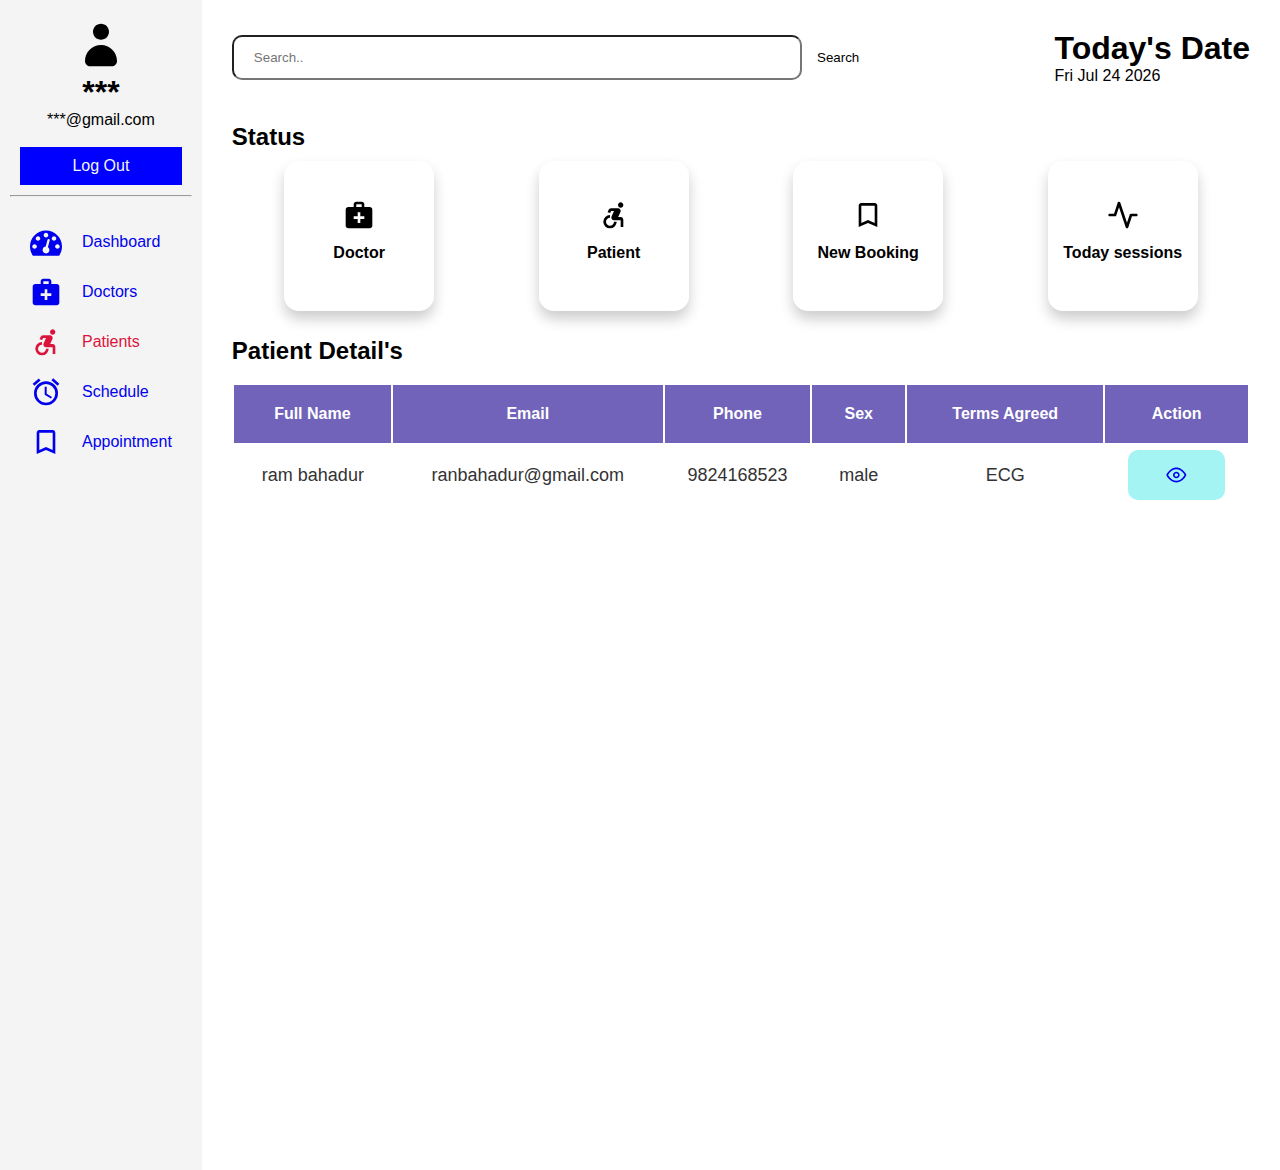
<file: DAS/doctor/patients.html>
<!DOCTYPE html>
<html lang="en">
<head>
    <meta charset="UTF-8">
    <meta name="viewport" content="width=device-width, initial-scale=1.0">
    <title>Dashboard</title>
    <link rel="stylesheet" href="../assets/dash1.css">
</head>
<body>
    <section class="dashboard">
        <div class="sidebar">
            <header>
                <svg class="icon icon-user"><use xlink:href="#icon-user"></use></svg>
                <h1>***</h1>
                <p>***@gmail.com</p><br>
                <a href="../doctor/logout.php">Log Out</a>
            </header>
            <hr>
            <div class="sidebar-items">
                <ul>
                    <li><a href="../doctor/dash.html"><svg class="icon icon-dashboard"><use xlink:href="#icon-dashboard"></use></svg>Dashboard</a></li>
                    <li><a href="../doctor/doctor.html"><svg class="icon icon-medical_services"><use xlink:href="#icon-medical_services"></use></svg>Doctors</a></li>
                    <li class="active"><a href="../doctor/patients.html"><svg class="icon icon-accessible_forward"><use xlink:href="#icon-accessible_forward"></use></svg>Patients</a></li>
                    <li><a href="../doctor/schedule.html"><svg class="icon icon-access_alarms"><use xlink:href="#icon-access_alarms"></use></svg>Schedule</a></li>
                    <li><a href="../doctor/appoint.html"><svg class="icon icon-bookmark_outline"><use xlink:href="#icon-bookmark_outline"></use></svg>Appointment</a></li>
                </ul>
            </div>
        </div>
        <section class="main">
            <div class="head">
                <div class="search-bar">
                    <input type="text" placeholder="Search..">
                    <button type="submit">Search</button>
                </div>
                <div class="date-container">
                    <h1>Today's Date</h1>
                    <p id="date"></p>
                </div>
            </div><br>
                
            <div class="status">
                <div class="status-bar">
                    <h2>Status</h2>
                </div>
                <div class="dash-collection">
                    <div class="doc">
                        <h1></h1><br>
                        <svg class="icon icon-medical_services"><use xlink:href="#icon-medical_services"></use></svg><br>
                        <h4>Doctor</h4><br>
                    </div>
            
                    <div class="doc">
                        <h1></h1><br>
                        <svg class="icon icon-accessible_forward"><use xlink:href="#icon-accessible_forward"></use></svg><br>
                        <h4>Patient</h4><br>
                    </div>
            
                    <div class="doc">
                        <h1></h1><br>
                        <svg class="icon icon-bookmark_outline"><use xlink:href="#icon-bookmark_outline"></use></svg><br>
                        <h4>New Booking</h4><br>
                    </div>
            
                    <div class="doc">
                        <h1></h1><br>
                        <svg class="icon icon-activity"><use xlink:href="#icon-activity"></use></svg><br>
                        <h4>Today sessions</h4><br>

                    </div>
                </div>
            </div>

            <div class="doctor">
                <i class="fa-thin fa-briefcase-medical"></i>
            </div>
            <div class="tabular">
                <h2>Patient Detail's</h2><br>
                <table class="table-container">
                    <thead>
                        <tr>
                            <th>Full Name</th>
                            <th>Email</th>
                            <th>Phone</th>
                            <th>Sex</th>
                            <th>Terms Agreed</th>
                            <th>Action</th>
                        </tr>
                        <tbody>
                            <tr>
                                <td>ram bahadur</td>
                                <td>ranbahadur@gmail.com</td>
                                <td>9824168523</td>
                                <td>male</td>
                                <td>ECG</td>
                                <td>
                                    <button><a href="#"><svg class="icon icon-eye"><use xlink:href="#icon-eye"></use></svg></a></button>
                                </td>
                            </tr>
                        </tbody>
                    </thead>
                </table>
            </div>
        </section>
    </section>
    
    <script>
        document.getElementById('date').innerText = new Date().toDateString();
    </script>

    <svg style="position: absolute; z-index: 1; height: 0; width: 0; overflow: hidden;">
        <defs>
            <symbol id="icon-user" viewBox="0 0 24 32">
                <path d="M12 16c-6.625 0-12 5.375-12 12 0 2.211 1.789 4 4 4h16c2.211 0 4-1.789 4-4 0-6.625-5.375-12-12-12zM6 6c0-3.314 2.686-6 6-6s6 2.686 6 6c0 3.314-2.686 6-6 6s-6-2.686-6-6z"></path>
            </symbol>
            <symbol id="icon-accessible_forward" viewBox="0 0 24 24">
                <path d="M17.016 13.5q0.797 0 1.383 0.609t0.586 1.406v5.484h-1.969v-5.016h-5.016q-1.078 0-1.688-0.961t-0.141-1.945l1.828-4.078h-2.203l-0.656 1.547-1.922-0.563 0.656-1.781q0.516-1.219 1.875-1.219h5.203q1.125 0 1.734 0.938t0.141 1.922l-1.688 3.656h1.875zM14.016 17.016q0 2.063-1.477 3.516t-3.539 1.453-3.539-1.453-1.477-3.516 1.477-3.539 3.539-1.477v2.016q-1.219 0-2.109 0.891t-0.891 2.109 0.891 2.109 2.109 0.891 2.109-0.891 0.891-2.109h2.016zM15 4.547q0-0.844 0.586-1.43t1.43-0.586 1.406 0.586 0.563 1.43-0.563 1.43-1.406 0.586-1.43-0.586-0.586-1.43z"></path>
            </symbol>
            <symbol id="icon-access_alarms" viewBox="0 0 24 24">
                <path d="M12 20.016q2.906 0 4.945-2.063t2.039-4.969-2.039-4.945-4.945-2.039-4.945 2.039-2.039 4.945 2.039 4.969 4.945 2.063zM12 3.984q3.75 0 6.375 2.625t2.625 6.375-2.625 6.375-6.375 2.625-6.375-2.625-2.625-6.375 2.625-6.375 6.375-2.625zM12.516 8.016v5.297l3.984 2.391-0.797 1.219-4.688-2.906v-6h1.5zM7.922 3.422l-4.641 3.797-1.266-1.5 4.594-3.797zM21.984 5.719l-1.266 1.5-4.641-3.938 1.313-1.5z"></path>
            </symbol>
            <symbol id="icon-bookmark_outline" viewBox="0 0 24 24">
                <path d="M17.016 18v-12.984h-10.031v12.984l5.016-2.203zM17.016 3q0.797 0 1.383 0.609t0.586 1.406v15.984l-6.984-3-6.984 3v-15.984q0-0.797 0.586-1.406t1.383-0.609h10.031z"></path>
            </symbol>
            <symbol id="icon-medical_services" viewBox="0 0 24 24">
                <path d="M20.016 6h-4.031v-2.016q0-0.797-0.586-1.383t-1.383-0.586h-4.031q-0.797 0-1.383 0.586t-0.586 1.383v2.016h-4.031q-0.797 0-1.383 0.586t-0.586 1.43v12q0 0.797 0.586 1.383t1.383 0.586h16.031q0.797 0 1.383-0.586t0.586-1.383v-12q0-0.844-0.586-1.43t-1.383-0.586zM9.984 3.984h4.031v2.016h-4.031v-2.016zM15.984 15h-3v3h-1.969v-3h-3v-2.016h3v-3h1.969v3h3v2.016z"></path>
            </symbol>
            <symbol id="icon-accessible_forward" viewBox="0 0 24 24">
                <path d="M17.016 13.5q0.797 0 1.383 0.609t0.586 1.406v5.484h-1.969v-5.016h-5.016q-1.078 0-1.688-0.961t-0.141-1.945l1.828-4.078h-2.203l-0.656 1.547-1.922-0.563 0.656-1.781q0.516-1.219 1.875-1.219h5.203q1.125 0 1.734 0.938t0.141 1.922l-1.688 3.656h1.875zM14.016 17.016q0 2.063-1.477 3.516t-3.539 1.453-3.539-1.453-1.477-3.516 1.477-3.539 3.539-1.477v2.016q-1.219 0-2.109 0.891t-0.891 2.109 0.891 2.109 2.109 0.891 2.109-0.891 0.891-2.109h2.016zM15 4.547q0-0.844 0.586-1.43t1.43-0.586 1.406 0.586 0.563 1.43-0.563 1.43-1.406 0.586-1.43-0.586-0.586-1.43z"></path>
            </symbol>
            <symbol id="icon-bookmark_outline" viewBox="0 0 24 24">
                <path d="M17.016 18v-12.984h-10.031v12.984l5.016-2.203zM17.016 3q0.797 0 1.383 0.609t0.586 1.406v15.984l-6.984-3-6.984 3v-15.984q0-0.797 0.586-1.406t1.383-0.609h10.031z"></path>
            </symbol>
            <symbol id="icon-activity" viewBox="0 0 24 24">
                <path d="M22 11h-4c-0.439 0-0.812 0.283-0.949 0.684l-2.051 6.154-5.051-15.154c-0.175-0.524-0.741-0.807-1.265-0.633-0.31 0.103-0.535 0.343-0.633 0.633l-2.772 8.316h-3.279c-0.552 0-1 0.448-1 1s0.448 1 1 1h4c0.423-0.003 0.81-0.267 0.949-0.684l2.051-6.154 5.051 15.154c0.098 0.29 0.323 0.529 0.632 0.632 0.524 0.175 1.090-0.109 1.265-0.632l2.773-8.316h3.279c0.552 0 1-0.448 1-1s-0.448-1-1-1z"></path>
            </symbol>
            <symbol id="icon-dashboard" viewBox="0 0 28 28">
                <path d="M6 18c0-1.109-0.891-2-2-2s-2 0.891-2 2 0.891 2 2 2 2-0.891 2-2zM9 11c0-1.109-0.891-2-2-2s-2 0.891-2 2 0.891 2 2 2 2-0.891 2-2zM15.687 18.516l1.578-5.969c0.125-0.531-0.187-1.078-0.719-1.219v0c-0.531-0.141-1.078 0.187-1.219 0.719l-1.578 5.969c-1.234 0.094-2.312 0.953-2.656 2.219-0.422 1.609 0.547 3.25 2.141 3.672 1.609 0.422 3.25-0.547 3.672-2.141 0.328-1.266-0.203-2.547-1.219-3.25zM26 18c0-1.109-0.891-2-2-2s-2 0.891-2 2 0.891 2 2 2 2-0.891 2-2zM16 8c0-1.109-0.891-2-2-2s-2 0.891-2 2 0.891 2 2 2 2-0.891 2-2zM23 11c0-1.109-0.891-2-2-2s-2 0.891-2 2 0.891 2 2 2 2-0.891 2-2zM28 18c0 2.688-0.766 5.281-2.203 7.547-0.187 0.281-0.5 0.453-0.844 0.453h-21.906c-0.344 0-0.656-0.172-0.844-0.453-1.437-2.25-2.203-4.859-2.203-7.547 0-7.719 6.281-14 14-14s14 6.281 14 14z"></path>
            </symbol>
            <symbol id="icon-eye" viewBox="0 0 24 24">
                <path d="M0.106 11.553c-0.136 0.274-0.146 0.603 0 0.894 0 0 0.396 0.789 1.12 1.843 0.451 0.656 1.038 1.432 1.757 2.218 0.894 0.979 2.004 1.987 3.319 2.8 1.595 0.986 3.506 1.692 5.698 1.692s4.103-0.706 5.698-1.692c1.315-0.813 2.425-1.821 3.319-2.8 0.718-0.786 1.306-1.562 1.757-2.218 0.724-1.054 1.12-1.843 1.12-1.843 0.136-0.274 0.146-0.603 0-0.894 0 0-0.396-0.789-1.12-1.843-0.451-0.656-1.038-1.432-1.757-2.218-0.894-0.979-2.004-1.987-3.319-2.8-1.595-0.986-3.506-1.692-5.698-1.692s-4.103 0.706-5.698 1.692c-1.315 0.813-2.425 1.821-3.319 2.8-0.719 0.786-1.306 1.561-1.757 2.218-0.724 1.054-1.12 1.843-1.12 1.843zM2.14 12c0.163-0.281 0.407-0.681 0.734-1.158 0.41-0.596 0.94-1.296 1.585-2.001 0.805-0.881 1.775-1.756 2.894-2.448 1.35-0.834 2.901-1.393 4.647-1.393s3.297 0.559 4.646 1.393c1.119 0.692 2.089 1.567 2.894 2.448 0.644 0.705 1.175 1.405 1.585 2.001 0.328 0.477 0.572 0.876 0.734 1.158-0.163 0.281-0.407 0.681-0.734 1.158-0.41 0.596-0.94 1.296-1.585 2.001-0.805 0.881-1.775 1.756-2.894 2.448-1.349 0.834-2.9 1.393-4.646 1.393s-3.297-0.559-4.646-1.393c-1.119-0.692-2.089-1.567-2.894-2.448-0.644-0.705-1.175-1.405-1.585-2.001-0.328-0.477-0.572-0.877-0.735-1.158zM16 12c0-1.104-0.449-2.106-1.172-2.828s-1.724-1.172-2.828-1.172-2.106 0.449-2.828 1.172-1.172 1.724-1.172 2.828 0.449 2.106 1.172 2.828 1.724 1.172 2.828 1.172 2.106-0.449 2.828-1.172 1.172-1.724 1.172-2.828zM14 12c0 0.553-0.223 1.051-0.586 1.414s-0.861 0.586-1.414 0.586-1.051-0.223-1.414-0.586-0.586-0.861-0.586-1.414 0.223-1.051 0.586-1.414 0.861-0.586 1.414-0.586 1.051 0.223 1.414 0.586 0.586 0.861 0.586 1.414z"></path>
            </symbol>
        </defs>
    </svg>

</body>
</html>
</file>
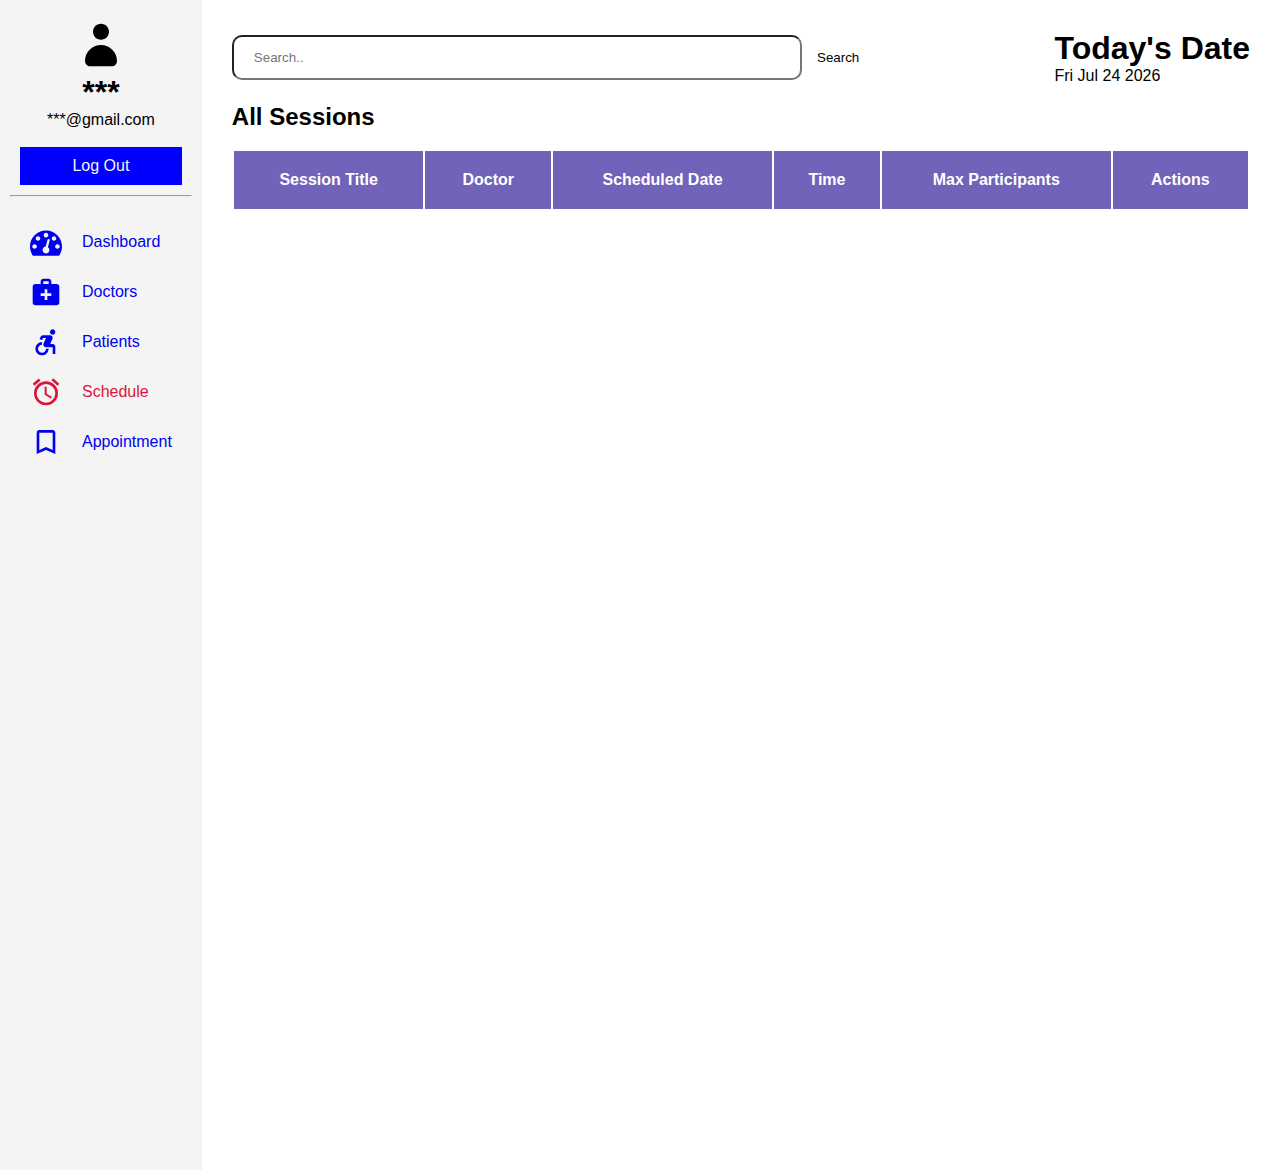
<file: DAS/doctor/schedule.html>
<!DOCTYPE html>
<html lang="en">
<head>
    <meta charset="UTF-8">
    <meta name="viewport" content="width=device-width, initial-scale=1.0">
    <title>Dashboard</title>
    <link rel="stylesheet" href="../assets/dash1.css">
</head>
<body>
    <section class="dashboard">
        <div class="sidebar">
            <header>
                <svg class="icon icon-user"><use xlink:href="#icon-user"></use></svg>
                <h1>***</h1>
                <p>***@gmail.com</p><br>
                <a href="../doctor/logout.php">Log Out</a>
            </header>
            <hr>
            <div class="sidebar-items">
                <ul>
                    <li><a href="../doctor/dash.html"><svg class="icon icon-dashboard"><use xlink:href="#icon-dashboard"></use></svg>Dashboard</a></li>
                    <li><a href="../doctor/doctor.html"><svg class="icon icon-medical_services"><use xlink:href="#icon-medical_services"></use></svg>Doctors</a></li>
                    <li><a href="../doctor/patients.html"><svg class="icon icon-accessible_forward"><use xlink:href="#icon-accessible_forward"></use></svg>Patients</a></li>
                    <li class="active"><a href="../doctor/schedule.html"><svg class="icon icon-access_alarms"><use xlink:href="#icon-access_alarms"></use></svg>Schedule</a></li>
                    <li><a href="../doctor/appoint.html"><svg class="icon icon-bookmark_outline"><use xlink:href="#icon-bookmark_outline"></use></svg>Appointment</a></li>
                </ul>
            </div>
        </div>
        <section class="main">
            <div class="head">
                <div class="search-bar">
                    <input type="text" placeholder="Search..">
                    <button type="submit">Search</button>
                </div>
                <div class="date-container">
                    <h1>Today's Date</h1>
                    <p id="date"></p>
                </div>
            </div><br>
            
            <div class="session-info">
                <table id="tabular">
                    <h2>All Sessions</h2><br>
                    <thead>
                        <tr>
                            <th>Session Title</th>
                            <th>Doctor</th>
                            <th>Scheduled Date</th>
                            <th>Time</th>
                            <th>Max Participants</th>
                            <th>Actions</th>
                        </tr>
                    </thead>
                  <tbody></tbody>
                </table>
            </div>

        </section>
    </section>

    <svg style="position: absolute; z-index: 1; height: 0; width: 0; overflow: hidden;">
        <defs>
            <symbol id="icon-user" viewBox="0 0 24 32">
                <path d="M12 16c-6.625 0-12 5.375-12 12 0 2.211 1.789 4 4 4h16c2.211 0 4-1.789 4-4 0-6.625-5.375-12-12-12zM6 6c0-3.314 2.686-6 6-6s6 2.686 6 6c0 3.314-2.686 6-6 6s-6-2.686-6-6z"></path>
            </symbol>
            <symbol id="icon-accessible_forward" viewBox="0 0 24 24">
                <path d="M17.016 13.5q0.797 0 1.383 0.609t0.586 1.406v5.484h-1.969v-5.016h-5.016q-1.078 0-1.688-0.961t-0.141-1.945l1.828-4.078h-2.203l-0.656 1.547-1.922-0.563 0.656-1.781q0.516-1.219 1.875-1.219h5.203q1.125 0 1.734 0.938t0.141 1.922l-1.688 3.656h1.875zM14.016 17.016q0 2.063-1.477 3.516t-3.539 1.453-3.539-1.453-1.477-3.516 1.477-3.539 3.539-1.477v2.016q-1.219 0-2.109 0.891t-0.891 2.109 0.891 2.109 2.109 0.891 2.109-0.891 0.891-2.109h2.016zM15 4.547q0-0.844 0.586-1.43t1.43-0.586 1.406 0.586 0.563 1.43-0.563 1.43-1.406 0.586-1.43-0.586-0.586-1.43z"></path>
            </symbol>
            <symbol id="icon-access_alarms" viewBox="0 0 24 24">
                <path d="M12 20.016q2.906 0 4.945-2.063t2.039-4.969-2.039-4.945-4.945-2.039-4.945 2.039-2.039 4.945 2.039 4.969 4.945 2.063zM12 3.984q3.75 0 6.375 2.625t2.625 6.375-2.625 6.375-6.375 2.625-6.375-2.625-2.625-6.375 2.625-6.375 6.375-2.625zM12.516 8.016v5.297l3.984 2.391-0.797 1.219-4.688-2.906v-6h1.5zM7.922 3.422l-4.641 3.797-1.266-1.5 4.594-3.797zM21.984 5.719l-1.266 1.5-4.641-3.938 1.313-1.5z"></path>
            </symbol>
            <symbol id="icon-bookmark_outline" viewBox="0 0 24 24">
                <path d="M17.016 18v-12.984h-10.031v12.984l5.016-2.203zM17.016 3q0.797 0 1.383 0.609t0.586 1.406v15.984l-6.984-3-6.984 3v-15.984q0-0.797 0.586-1.406t1.383-0.609h10.031z"></path>
            </symbol>
            <symbol id="icon-medical_services" viewBox="0 0 24 24">
                <path d="M20.016 6h-4.031v-2.016q0-0.797-0.586-1.383t-1.383-0.586h-4.031q-0.797 0-1.383 0.586t-0.586 1.383v2.016h-4.031q-0.797 0-1.383 0.586t-0.586 1.43v12q0 0.797 0.586 1.383t1.383 0.586h16.031q0.797 0 1.383-0.586t0.586-1.383v-12q0-0.844-0.586-1.43t-1.383-0.586zM9.984 3.984h4.031v2.016h-4.031v-2.016zM15.984 15h-3v3h-1.969v-3h-3v-2.016h3v-3h1.969v3h3v2.016z"></path>
            </symbol>
            <symbol id="icon-accessible_forward" viewBox="0 0 24 24">
                <path d="M17.016 13.5q0.797 0 1.383 0.609t0.586 1.406v5.484h-1.969v-5.016h-5.016q-1.078 0-1.688-0.961t-0.141-1.945l1.828-4.078h-2.203l-0.656 1.547-1.922-0.563 0.656-1.781q0.516-1.219 1.875-1.219h5.203q1.125 0 1.734 0.938t0.141 1.922l-1.688 3.656h1.875zM14.016 17.016q0 2.063-1.477 3.516t-3.539 1.453-3.539-1.453-1.477-3.516 1.477-3.539 3.539-1.477v2.016q-1.219 0-2.109 0.891t-0.891 2.109 0.891 2.109 2.109 0.891 2.109-0.891 0.891-2.109h2.016zM15 4.547q0-0.844 0.586-1.43t1.43-0.586 1.406 0.586 0.563 1.43-0.563 1.43-1.406 0.586-1.43-0.586-0.586-1.43z"></path>
            </symbol>
            <symbol id="icon-bookmark_outline" viewBox="0 0 24 24">
                <path d="M17.016 18v-12.984h-10.031v12.984l5.016-2.203zM17.016 3q0.797 0 1.383 0.609t0.586 1.406v15.984l-6.984-3-6.984 3v-15.984q0-0.797 0.586-1.406t1.383-0.609h10.031z"></path>
            </symbol>
            <symbol id="icon-activity" viewBox="0 0 24 24">
                <path d="M22 11h-4c-0.439 0-0.812 0.283-0.949 0.684l-2.051 6.154-5.051-15.154c-0.175-0.524-0.741-0.807-1.265-0.633-0.31 0.103-0.535 0.343-0.633 0.633l-2.772 8.316h-3.279c-0.552 0-1 0.448-1 1s0.448 1 1 1h4c0.423-0.003 0.81-0.267 0.949-0.684l2.051-6.154 5.051 15.154c0.098 0.29 0.323 0.529 0.632 0.632 0.524 0.175 1.090-0.109 1.265-0.632l2.773-8.316h3.279c0.552 0 1-0.448 1-1s-0.448-1-1-1z"></path>
            </symbol>
            <symbol id="icon-dashboard" viewBox="0 0 28 28">
                <path d="M6 18c0-1.109-0.891-2-2-2s-2 0.891-2 2 0.891 2 2 2 2-0.891 2-2zM9 11c0-1.109-0.891-2-2-2s-2 0.891-2 2 0.891 2 2 2 2-0.891 2-2zM15.687 18.516l1.578-5.969c0.125-0.531-0.187-1.078-0.719-1.219v0c-0.531-0.141-1.078 0.187-1.219 0.719l-1.578 5.969c-1.234 0.094-2.312 0.953-2.656 2.219-0.422 1.609 0.547 3.25 2.141 3.672 1.609 0.422 3.25-0.547 3.672-2.141 0.328-1.266-0.203-2.547-1.219-3.25zM26 18c0-1.109-0.891-2-2-2s-2 0.891-2 2 0.891 2 2 2 2-0.891 2-2zM16 8c0-1.109-0.891-2-2-2s-2 0.891-2 2 0.891 2 2 2 2-0.891 2-2zM23 11c0-1.109-0.891-2-2-2s-2 0.891-2 2 0.891 2 2 2 2-0.891 2-2zM28 18c0 2.688-0.766 5.281-2.203 7.547-0.187 0.281-0.5 0.453-0.844 0.453h-21.906c-0.344 0-0.656-0.172-0.844-0.453-1.437-2.25-2.203-4.859-2.203-7.547 0-7.719 6.281-14 14-14s14 6.281 14 14z"></path>
            </symbol>
        </defs>
    </svg>

    <script>
        document.getElementById('date').innerText = new Date().toDateString();
    </script>

</body>
</html>
</file>
<file: assets/appoint.css>
body {
    font-family: Arial, sans-serif;
}

video{
    display: flex;
    z-index: -1;
}

#myVideo {
    position: fixed;
    right: 0;
    bottom: 0;
    min-width: 100%; 
    min-height: 100%;
}
  
.container {
    max-width: 750px;
    margin: 50px auto;
    padding: 20px;
    border: 1px solid gray;
    border-radius: 9px;
}
  
h2, h5, h1 {
    text-align: center;
    color: white;
}

h5{
    color: blue;
}
  
form{
    display: grid;
    grid-template-columns: auto auto;
    gap: 20px;
    margin: 10px;
}

.input-group{
    display: flex;
    font-size: 80px;
    font-weight: 100;
}

input[type="text"],
input[type="email"],
input[type="tel"],
input[type="date"],
input[type="time"], select {
    width: 100%;
    padding: 20px;
    border: 1px solid #ccc;
    border-radius: 5px;
    gap: 20px;
    background-color: rgba(0, 0, 255, 0.247);
    color: black;
}
  
button {
    border-radius: 45px;
    border: 1px solid gray;
    margin: 5px;
    padding: 10px;
    cursor: pointer;
    transition: 0.3s;
    text-transform: uppercase;
    text-decoration: none;
    font-size: 20px;
}
  
button:hover {
    color: white;
    background-color: blue;
    transform: translateY(-3px);
}
</file>
<file: assets/login.css>
*{
    margin: 0;
    padding: 0;
    box-sizing: border-box;
}

body {
    font-size: 22px;
    font-family: Arial, sans-serif;
    background-attachment: fixed;
}

.hasbg {
    background-size: 100% 100%;
    background-repeat: no-repeat;
    background-position: top center;
}

.login-container {
    display: flex;
    flex-wrap: wrap;
    justify-content: center;
    align-items: center;
    height: 100vh;
    border-radius: 15px;
}

.login-form {
    background-color: transparent;
    padding: 20px;
    box-shadow: 0px 0px 10px rgb(0, 0, 0);
    width: 400px;
}

.login-form h2 {
    text-align: center;
    margin-bottom: 2px;
}

.input-group {
    margin: 15px;
}

.input-group label {
    color: white;
    display: block;
    font-weight: bold;
}

.input-group input {
    border: none;
    border-bottom: 1px solid #fff;
    background: transparent;
    outline: none;
    height: 30px;
    width: 100%;
    color: rgb(0, 0, 0);
    font-size: 18px;
    background-color: transparent;
}

button {
    display: flex;
    flex-wrap: wrap;
    justify-content: center;
    border-radius: 45px;
    color: rgb(255, 255, 255);
    background-color: rgba(0, 0, 0, 0.793);
    border: 1px solid gray;
    width: 100%;
    padding: 10px;
    text-transform: uppercase;
    cursor: pointer;
    transition: 0.3s;
    text-decoration: none;
    font-size: 20px;
}

button:hover {
    color: white;
    background-color: blue;
    transform: translateY(-3px);
}

.option{
    font-size: 16px;
    text-align: center;
    color: white;
    padding: 10px 20px;
}

.option a{
    color: rgb(234, 20, 52);
    font-weight: bold;
    text-decoration: none;
}

@media screen and (max-width: 425px) {
    body {
        font-size: 17px;
    }


    .login-form {
        padding: 10px;
        width: 260px;
    }

    button {
        padding: 5px;
        font-size: 15px;
    }

    .option{
        font-size: 12px;
        padding: 5px 10px;
    }
}
</file>
<file: assets/signup.css>
*{
    margin: 0;
    padding: 0;
    box-sizing: border-box;
}

body {
    font-size: 22px;
    font-family: Arial, sans-serif;
    background-attachment: fixed;
}

.hasbg {
    background-size: cover;
    background-repeat: no-repeat;
    background-position: top center;
}

.signup-container {
    display: flex;
    flex-wrap: wrap;
    justify-content: center;
    align-items: center;
    height: 100vh;
    border-radius: 15px;
}

.signup-form {
    background-color: rgba(0, 0, 0, 0.236);
    padding: 20px;
    box-shadow: 0px 0px 10px rgb(0, 0, 0);
    width: 400px;
}

.signup-form h2 {
    text-align: center;
    margin-bottom: 2px;
}

.input-group {
    margin-bottom: 15px;
}

.input-group label {
    color: white;
    display: block;
    font-weight: bold;
    margin-bottom: 5px;
}

.input-group input {
    border: none;
    border-bottom: 1px solid #fff;
    background: transparent;
    outline: none;
    height: 30px;
    width: 100%;
    color: #fff;
    font-size: 18px;
}

.input-group input:nth-child(5) input:nth-child(6) input:nth-child(7){
    width: 50px;
}

button {
    display: flex;
    flex-wrap: wrap;
    justify-content: center;
    width: 100%;
    border-radius: 45px;
    color: rgb(255, 255, 255);
    background-color: rgba(0, 0, 0, 0.793);
    border: 1px solid gray;
    padding: 10px;
    cursor: pointer;
    transition: 0.3s;
    text-decoration: none;
    font-size: 20px;
}

button:hover {
    color: white;
    background-color: blue;
    transform: translateY(-3px);
}
</file>
<file: DAS/assets/dash1.css>
*{
    margin: 0;
    padding: 0;
    box-sizing: border-box;
}

body {
    font-family: Arial, sans-serif;
}

.dashboard {
    display: grid;
    grid-template-columns: auto 2fr;
    grid-template-rows: auto 1fr;
    grid-template-areas:
        "header header"
        "sidebar main";
    height: 100vh;
}

.dashboard a{
    text-decoration: none;
    display: flex;
    gap: 20px;
    text-align: center;
    align-items: center;
    justify-content: center;}

header {
    grid-area: header;
    color: #000000;
    padding: 10px;
    text-align: center;
}

header img{
    width: 40px;
    height: 40px;
    border: 1px solid white;
    border-radius: 15px;
}

header a{
    padding: 8px;
}

header p{
    display: flex;
    text-align: center;
    align-items: center;
    justify-content: center;
}

.sidebar {
    grid-area: sidebar;
    background: #f4f4f4;
    padding: 10px;
    min-height: 130vh;
    position: relative;
}

.sidebar header>a{
    border: 2px solid blue;
    color: #f4f4f4;
    background-color: blue;
}

.sidebar-items ul{
    display: flexbox;
    margin: 20px;
    text-align: center;
    text-decoration: none;
    justify-content: space-between;
}

.sidebar-items li{
    display: flex;
    text-align: center;
    align-items: center;
    list-style: none;
    justify-content: space-between;
}

li.active a{
    color: crimson;
}

.main {
    grid-area: main;
    margin: 10px;
    padding: 20px;
}

.head{
    display: flex;
    width: 100%;
    text-align: center;
    align-items: center;
    justify-content: space-between;
}

.head h1, p{
    display: flex;
    text-align: center;
    align-items: center;
}

.search-bar{
    width: 70%;
    height: 45px;
    display: flex;
    gap: 5px;
}

.head-bar h2{
    display: flex;
    text-align: center;
    align-items: center;
}

.search-bar input{
    padding: 20px;
    width: 80%;
    border-radius: 10px;
}

.search-bar button{
    border: none; 
    background-color: transparent;
}

.search-bar button:hover{
    cursor: pointer;
}

.date-container {
    text-align: center;
}

.dashed{
    display: block;
    padding: 0px;
    margin: 0px;
}

.banner p{
    font-size: 25px;
    padding: 10px;
}

.banner>h2, h3{
    padding: 10px;
}

.banner .view{
    display: flex;
    flex-wrap: wrap;
    margin: 10px;
    padding: 10px;
    text-align: center;
    align-items: center;
    justify-content: center;
    border: 0.25px solid aqua;
    border-radius: 40px;
}

.banner .view:hover{
    background-color: rgb(154, 154, 247);
}

.hasbg {
    background-size: cover;
    background-repeat: no-repeat;
    background-position: center;
}

.status{
    display: block;
    margin-top: 20px;
}
  
.status .status-bar h2{
    font-size: 200;
    font-weight: bold;
}
  
.dash-collection{
    display: flex;
    flex-wrap: wrap;
    gap: -20px;
    text-align: center;
    justify-content: space-around;
}
  
.dash-collection .doc{
    border: 1px solid rgb(255, 255, 255);
    border-radius: 15px;
    box-shadow: 0 8px 14px 0 rgba(0,0,0,0.2);
    height: 150px;
    width: 150px;
    margin: 10px;
    padding: 10px;
}

.patient-details{
    padding: 20px;
    display: flexbox;
    border: 2px solid crimson;
}

.patient-details h2{
    text-align: center;
}

.schedule-card {
    width: 190px;
    height: 254px;
    border-radius: 30px;
    background: #e0e0e0;
    box-shadow: 15px 15px 30px #bebebe,
           -15px -15px 30px #ffffff;
}

.tabular{
    background: #fff;
    margin-top: 1rem;
    border-radius: 10px;
}

.table-container{
    width: 100%;
    text-align: center;
}

table{
    width: 100%;
    border-collapse: collapse;
    border: 2px solid white;
}

thead{
    background-color: rgba(113, 99, 186, 255);
    color: #fff;
}

th{
    padding: 20px;
    border:  2px solid white;
}

td{
    padding: 5px;
    font-size: 14px;
    color: #333;
    font-size: 18px;
    font-weight: 400;
}

tfoot{
    background-color: rgba(113, 99, 186, 255);
    font-weight: bold;
    color: white;
}

tfoot td{
    display: flex;
    padding: 8px;
    justify-content: center;
}

.table-container button{
    color: aqua;
    background: none;
    cursor: pointer;
}

.doctor-info .add{
    display: flex;
    justify-content: space-between;
    text-align: center;
    align-items: center;
    font-size: 200;
}

.session-info .add{
    display: flex;
    justify-content: space-between;
    text-align: center;
    align-items: center;
    font-size: 200;
}

.add>h3{
    padding: 0;
}

.add button{
    display: flex;
    padding: 10px;
    color: #fff;
    background-color: aqua;
    border: 1px solid aqua;
    border-radius: 15px;
    font-weight: bold;
}

.table-container td>button{
    text-align: center;
    color: #fff;
    border: none;
    border-radius: 10px;
    padding: 15px;
    background-color: rgba(136, 240, 240, 0.76);
    display: inline-flexbox;
    text-align: center;
    align-items: center;
    justify-content: space-around;
}

.event{
    display: flex;
    gap: 10px;
    justify-content: center;
}

.filter-bar{
    border: 1px solid black;
    border-radius: 7px;
}
  
.filter-bar>form{
    display: flex;
    /* text-align: center; */
    align-items: center;
    justify-content: space-around;
    padding:10px;
}

.date-group{
    display: flex;
    align-items: center;
}

.date-group label, input, button{
    padding: 10px;
    border-radius: 5px;
}

.date-group>input{
    width: 500px;
}

.date-group>button{
    width: 120px;
}

.date-group>button:hover{
    background-color: aqua;
}

.sessions>.card {
    overflow: hidden;
    position: relative;
    background-color: #ffffff;
    text-align: left;
    border: 1px solid grey;
    border-radius: 0.5rem;
    max-width: 290px;
}
  
.card>.title {
    padding: 1.25rem 1rem 1rem 1rem;
    background-color: #ffffff;
    text-align: center;
}
  
.title>.content {
    margin-top: 0.75rem;
    text-align: start;
}
  
.title>.actions {
    margin: 0.75rem 1rem;
    background-color: #F9FAFB;
}
  
.actions>.book {
    display: inline-flex;
    padding: 0.5rem 1rem;
    background-color: #a0a0f5;
    color: #ffffff;
    font-size: 1rem;
    line-height: 1.5rem;
    font-weight: 500;
    justify-content: center;
    width: 100%;
    border-radius: 0.375rem;
    border-width: 1px;
    border-color: transparent;
}

.actions>.book a{
    color: white;
}

.actions>.book:hover{
    cursor: pointer;
}

.icon {
    display: inline-block;
    width: 70px;
    height: 50px;
    stroke-width: 0;
    stroke: currentColor;
    fill: currentColor;
}

.icon-user {
    width: 2em;
}

.icon-dashboard, .icon-medical_services, 
.icon-accessible_forward, .icon-access_alarms, 
.icon-bookmark_outline, .icon-activity, 
.icon-person_add_alt_1, .icon-add_alarm,
.icon-text-document, .icon-cog  {
    width: 2em;
}

.icon-eye, .icon-trash, .icon-pencil, 
.icon-search, .icon-check-circle{
    width: 5em;
    height: 1.5em;
}

button .icon-activity{
    width: 5em;
    height: 1.5em;
}
</file>
